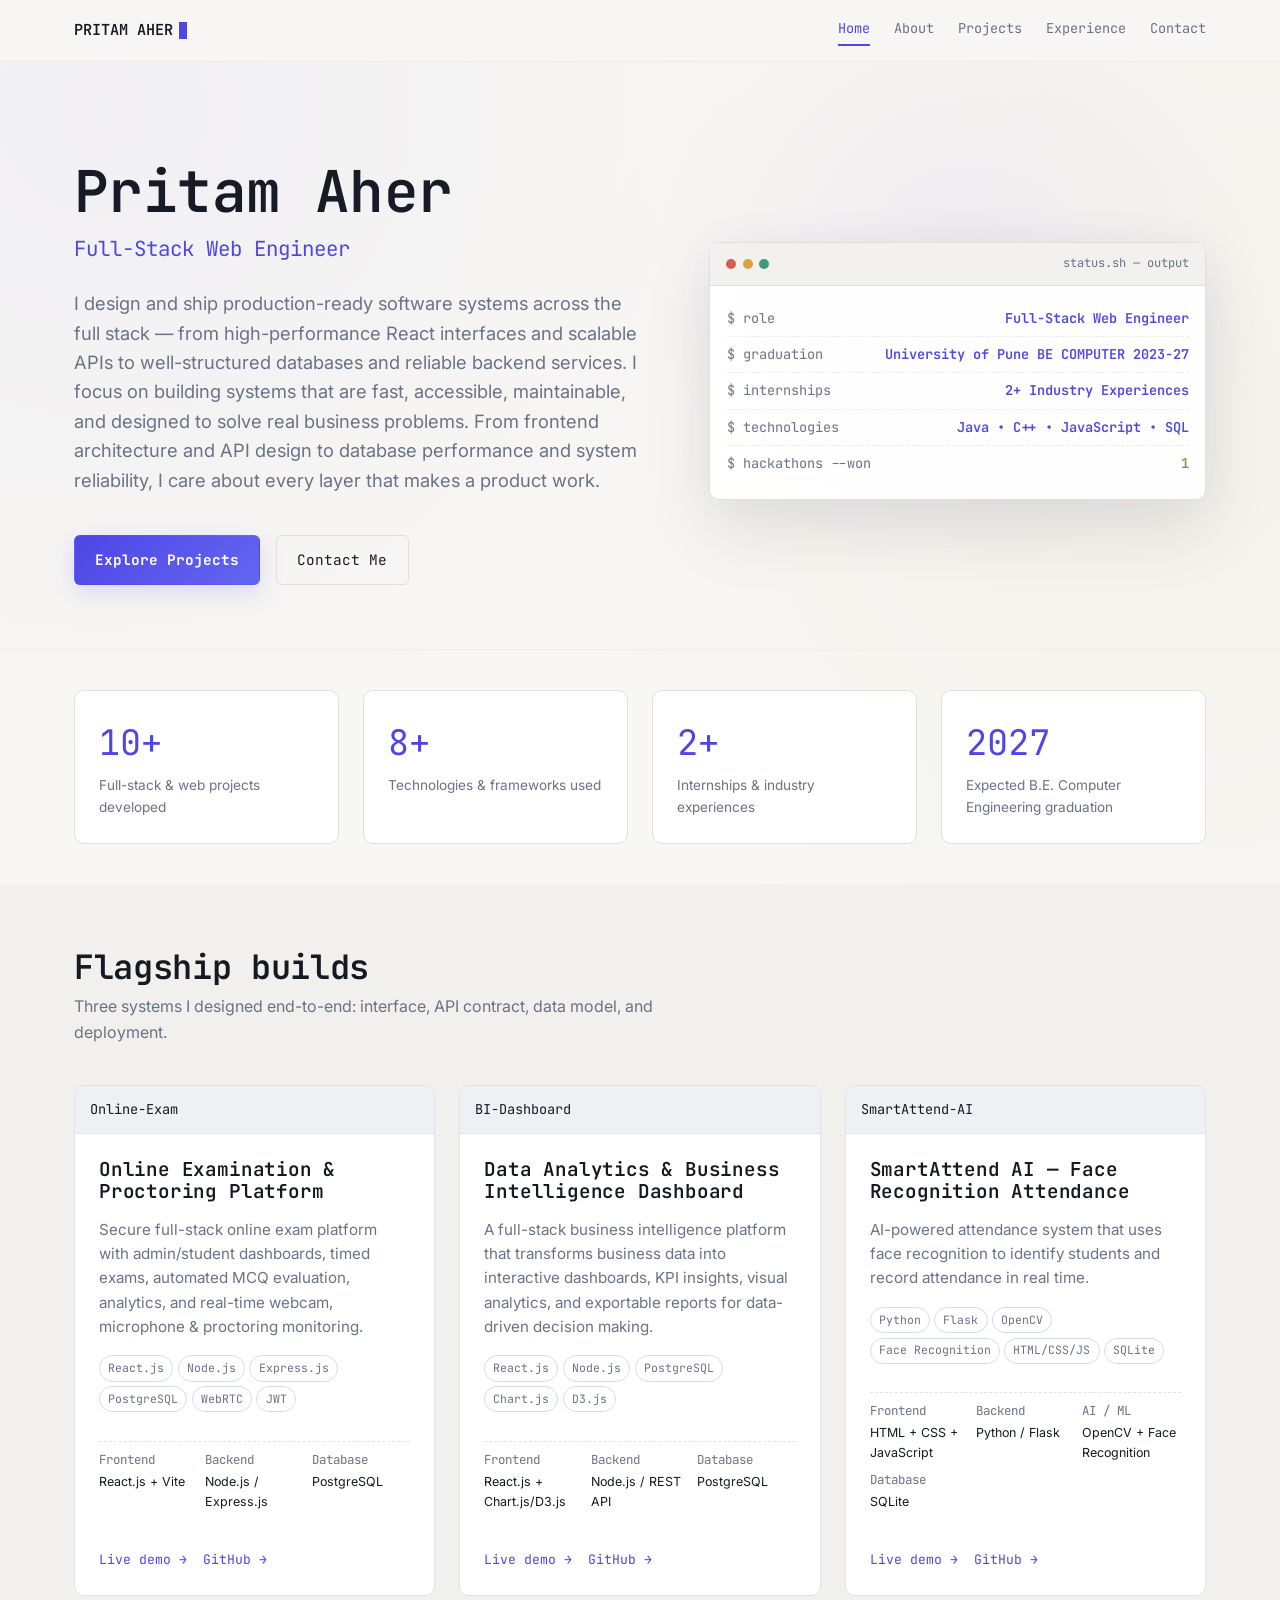
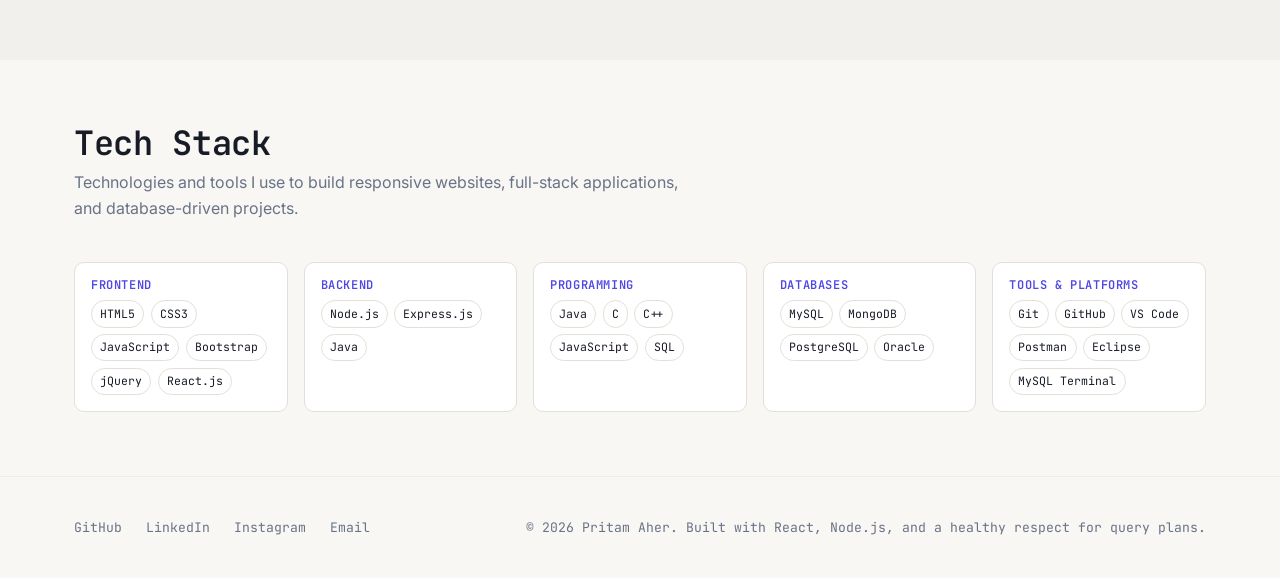
<file: index.html>
<!DOCTYPE html>
<html lang="en">
  <head>
    <meta charset="UTF-8">
    <meta name="viewport" content="width=device-width, initial-scale=1.0">
    <title>PRITAM AHER, Full-Stack Web Engineer</title>
    <meta name="description"
      content="Jordan Cole is a full-stack web engineer building end-to-end systems — React/Next.js front ends, Node.js APIs, and cloud infrastructure on AWS/Vercel.">
    <link rel="preconnect" href="https://fonts.googleapis.com">
    <link rel="preconnect" href="https://fonts.gstatic.com" crossorigin>
    <link
      href="https://fonts.googleapis.com/css2?family=Inter:wght@400;500;600&family=JetBrains+Mono:wght@400;500;600;700&display=swap"
      rel="stylesheet">
    <link rel="stylesheet" href="style.css">
  </head>
  <body>
    <a class="skip-link" href="#main">Skip to content</a>

    <header class="route-bar">
      <div class="route-bar__inner">
        <div class="route-bar__path">
          <span class="route-bar__domain">PRITAM AHER</span>
          <span class="route-bar__cursor" aria-hidden="true"></span>
        </div>
        <button class="nav-toggle" aria-expanded="false"
          aria-controls="primary-nav">
          Menu <span aria-hidden="true">▾</span>
        </button>
        <nav class="route-nav" id="primary-nav" aria-label="Primary">
          <a href="index.html" aria-current="page">Home</a>
          <a href="about.html">About</a>
          <a href="projects.html">Projects</a>
          <a href="experience.html">Experience</a>
          <a href="contact.html">Contact</a>
        </nav>
      </div>
    </header>

    <main id="main">

      <!-- ================= HERO ================= -->
      <section class="hero">
        <div class="container hero__grid">
          <div>
            <!-- <p class="eyebrow">status: available for full-stack roles</p> -->
            <h1 class="hero__name">Pritam Aher</h1>
            <p class="hero__role">Full-Stack Web Engineer</p>
            <p class="hero__pitch">
              I design and ship production-ready software systems across the full stack — from high-performance React interfaces and scalable APIs to well-structured databases and reliable backend services. I focus on building systems that are fast, accessible, maintainable, and designed to solve real business problems. From frontend architecture and API design to database performance and system reliability, I care about every layer that makes a product work.

            </p>
            <div class="cta-row">
              <a class="btn btn--primary" href="projects.html">Explore
                Projects</a>
              <a class="btn btn--ghost" href="contact.html">Contact Me</a>
            </div>
          </div>

          <div class="console reveal" aria-label="System status summary">
            <div class="console__bar">
              <span class="console__dot"></span>
              <span class="console__dot"></span>
              <span class="console__dot"></span>
              <span class="console__title">status.sh — output</span>
            </div>
            <div class="console__body">
              <div class="console__line"><span class="console__key">$
                  role</span><span class="console__val">Full-Stack Web
                  Engineer</span></div>
              <div class="console__line"><span class="console__key">$
                  graduation</span><span class="console__val">University of Pune
                  BE COMPUTER 2023-27</span></div>
              <div class="console__line"><span class="console__key">$
                  internships</span><span class="console__val">2+ Industry
                  Experiences</span></div>
              <div class="console__line"><span class="console__key">$
                  technologies</span><span class="console__val">Java • C++ •
                  JavaScript • SQL</span></div>
              <div class="console__line"><span class="console__key">$ hackathons
                  --won</span><span
                  class="console__val console__val--alert">1</span></div>
            </div>
          </div>
        </div>
      </section>

      <!-- ================= QUICK STATS ================= -->
      <section class="section section--tight">
        <div class="container">
          <div class="metrics">

            <div class="metric reveal">
              <div class="metric__value">10+</div>
              <div class="metric__label">
                Full-stack &amp; web projects developed
              </div>
            </div>

            <div class="metric reveal">
              <div class="metric__value">8+</div>
              <div class="metric__label">
                Technologies &amp; frameworks used
              </div>
            </div>

            <div class="metric reveal">
              <div class="metric__value">2+</div>
              <div class="metric__label">
                Internships &amp; industry experiences
              </div>
            </div>

            <div class="metric reveal">
              <div class="metric__value">2027</div>
              <div class="metric__label">
                Expected B.E. Computer Engineering graduation
              </div>
            </div>

          </div>
        </div>
      </section>

      <!-- ================= FEATURED PROJECTS ================= -->
      <section class="section section--light" id="projects"
        aria-labelledby="featured-heading">
        <div class="container">
          <div class="section-head">
            <!-- <p class="eyebrow">GET /projects?featured=true</p> -->
            <h2 id="featured-heading">Flagship builds</h2>
            <p>Three systems I designed end-to-end: interface, API contract,
              data model, and deployment.</p>
          </div>

          <div class="card-grid">

            <article class="rr-card reveal">
              <div class="rr-card__request">
                <!-- <span class="method method--get">GET</span> -->
                <span class="rr-card__route">Online-Exam</span>
                <!-- <span class="rr-card__status">200 OK</span> -->
                <!-- <span class="rr-card__latency">118ms</span> -->
              </div>

              <div class="rr-card__body">
                <h3 class="rr-card__title">
                  Online Examination &amp; Proctoring Platform
                </h3>

                <p class="rr-card__desc">
                  Secure full-stack online exam platform with admin/student
                  dashboards, timed exams, automated MCQ evaluation, analytics,
                  and real-time webcam, microphone & proctoring monitoring.
                </p>

                <div class="stack-line">
                  <span class="stack-pill">React.js</span>
                  <span class="stack-pill">Node.js</span>
                  <span class="stack-pill">Express.js</span>
                  <span class="stack-pill">PostgreSQL</span>
                  <span class="stack-pill">WebRTC</span>
                  <span class="stack-pill">JWT</span>
                </div>

                <dl class="rr-card__meta">
                  <div>
                    <dt>Frontend</dt>
                    <dd>React.js + Vite</dd>
                  </div>

                  <div>
                    <dt>Backend</dt>
                    <dd>Node.js / Express.js</dd>
                  </div>

                  <div>
                    <dt>Database</dt>
                    <dd>PostgreSQL</dd>
                  </div>

                </dl>

                <div class="rr-card__links">
                  <a href="#"
                    aria-label="Online Examination Platform live demo">
                    Live demo →
                  </a>

                  <a href="#"
                    aria-label="Online Examination Platform source on GitHub">
                    GitHub →
                  </a>
                </div>
              </div>
            </article>

            <article class="rr-card reveal">
              <div class="rr-card__request">
                <!-- <span class="method method--get">GET</span> -->
                <span class="rr-card__route">BI-Dashboard</span>
                <!-- <span class="rr-card__status">200 OK</span> -->
                <!-- <span class="rr-card__latency">108ms</span> -->
              </div>

              <div class="rr-card__body">
                <h3 class="rr-card__title">
                  Data Analytics & Business Intelligence Dashboard
                </h3>

                <p class="rr-card__desc">
                  A full-stack business intelligence platform that transforms
                  business
                  data into interactive dashboards, KPI insights, visual
                  analytics, and
                  exportable reports for data-driven decision making.
                </p>

                <div class="stack-line">
                  <span class="stack-pill">React.js</span>
                  <span class="stack-pill">Node.js</span>
                  <span class="stack-pill">PostgreSQL</span>
                  <span class="stack-pill">Chart.js</span>
                  <span class="stack-pill">D3.js</span>
                </div>

                <dl class="rr-card__meta">
                  <div>
                    <dt>Frontend</dt>
                    <dd>React.js + Chart.js/D3.js</dd>
                  </div>
                  <div>
                    <dt>Backend</dt>
                    <dd>Node.js / REST API</dd>
                  </div>
                  <div>
                    <dt>Database</dt>
                    <dd>PostgreSQL</dd>
                  </div>
                </dl>

                <div class="rr-card__links">
                  <a href="#"
                    aria-label="Business Intelligence Dashboard live demo">
                    Live demo →
                  </a>
                  <a href="#"
                    aria-label="Business Intelligence Dashboard source on GitHub">
                    GitHub →
                  </a>
                </div>
              </div>
            </article>

            <article class="rr-card reveal">
              <div class="rr-card__request">
                <!-- <span class="method method--post">POST</span> -->
                <span class="rr-card__route">SmartAttend-AI</span>
                <!-- <span class="rr-card__status">200 OK</span> -->
                <!-- <span class="rr-card__latency">Real-Time</span> -->
              </div>

              <div class="rr-card__body">
                <h3 class="rr-card__title">SmartAttend AI — Face Recognition
                  Attendance</h3>

                <p class="rr-card__desc">
                  AI-powered attendance system that uses face recognition to
                  identify students and record attendance in real time.
                </p>

                <div class="stack-line">
                  <span class="stack-pill">Python</span>
                  <span class="stack-pill">Flask</span>
                  <span class="stack-pill">OpenCV</span>
                  <span class="stack-pill">Face Recognition</span>
                  <span class="stack-pill">HTML/CSS/JS</span>
                  <span class="stack-pill">SQLite</span>
                </div>

                <dl class="rr-card__meta">
                  <div>
                    <dt>Frontend</dt>
                    <dd>HTML + CSS + JavaScript</dd>
                  </div>

                  <div>
                    <dt>Backend</dt>
                    <dd>Python / Flask</dd>
                  </div>

                  <div>
                    <dt>AI / ML</dt>
                    <dd>OpenCV + Face Recognition</dd>
                  </div>

                  <div>
                    <dt>Database</dt>
                    <dd>SQLite</dd>
                  </div>
                </dl>

                <div class="rr-card__links">
                  <a href="#" aria-label="SmartAttend AI live demo">Live demo
                    →</a>
                  <a href="#"
                    aria-label="SmartAttend AI source on GitHub">GitHub →</a>
                </div>
              </div>
            </article>

          </div>
        </div>
      </section>

      <!-- ================= TECH STACK GRID ================= -->
<section class="section" aria-labelledby="stack-heading">
  <div class="container">
    <div class="section-head">
      <h2 id="stack-heading">Tech Stack</h2>
      <p>
        Technologies and tools I use to build responsive websites,
        full-stack applications, and database-driven projects.
      </p>
    </div>

    <div class="stack-grid">

      <div class="stack-group reveal">
        <h3 class="stack-group__title">Frontend</h3>
        <div class="stack-group__badges">
          <span class="badge">HTML5</span>
          <span class="badge">CSS3</span>
          <span class="badge">JavaScript</span>
          <span class="badge">Bootstrap</span>
          <span class="badge">jQuery</span>
          <span class="badge">React.js</span>
        </div>
      </div>

      <div class="stack-group reveal">
        <h3 class="stack-group__title">Backend</h3>
        <div class="stack-group__badges">
          <span class="badge">Node.js</span>
          <span class="badge">Express.js</span>
          <span class="badge">Java</span>
          
        </div>
      </div>

      <div class="stack-group reveal">
        <h3 class="stack-group__title">Programming</h3>
        <div class="stack-group__badges">
          <span class="badge">Java</span>
          <span class="badge">C</span>
          <span class="badge">C++</span>
          <span class="badge">JavaScript</span>
          <span class="badge">SQL</span>
        </div>
      </div>

      <div class="stack-group reveal">
        <h3 class="stack-group__title">Databases</h3>
        <div class="stack-group__badges">
          <span class="badge">MySQL</span>
          <span class="badge">MongoDB</span>
          <span class="badge">PostgreSQL</span>
          <span class="badge">Oracle</span>
        </div>
      </div>

      <div class="stack-group reveal">
        <h3 class="stack-group__title">Tools &amp; Platforms</h3>
        <div class="stack-group__badges">
          <span class="badge">Git</span>
          <span class="badge">GitHub</span>
          <span class="badge">VS Code</span>
          <span class="badge">Postman</span>
          <span class="badge">Eclipse</span>
          <span class="badge">MySQL Terminal</span>
        </div>
      </div>
    </div>
  </div>
</section>

    </main>

    <footer class="site-footer">
      <div class="container site-footer__inner">
        <nav class="footer-links" aria-label="Developer profiles">
          <a href="https://github.com/pritam-aher" target="_blank"
            rel="noopener noreferrer">GitHub</a>
          <a
            href="https://www.linkedin.com/in/er-pritam-aher-7363b3321/?lipi=urn%3Ali%3Apage%3Ad_flagship3_profile_view_base_contact_details%3BmIf78d3MQzKwVV0WLGv3VQ%3D%3D"
            target="_blank" rel="noopener noreferrer">LinkedIn</a>
          <a href="https://www.instagram.com/pritam_.985?igsi=d3JnZ2twcmRlYnBn"
            target="_blank" rel="noopener noreferrer">Instagram</a>
          <a href="mailto:pritamaher2005@gmail.com">Email</a>
        </nav>
        <p>© 2026 Pritam Aher. Built with React, Node.js, and a healthy respect
          for query plans.</p>
      </div>
    </footer>

    <script src="main.js"></script>
  </body>
</html>
</file>
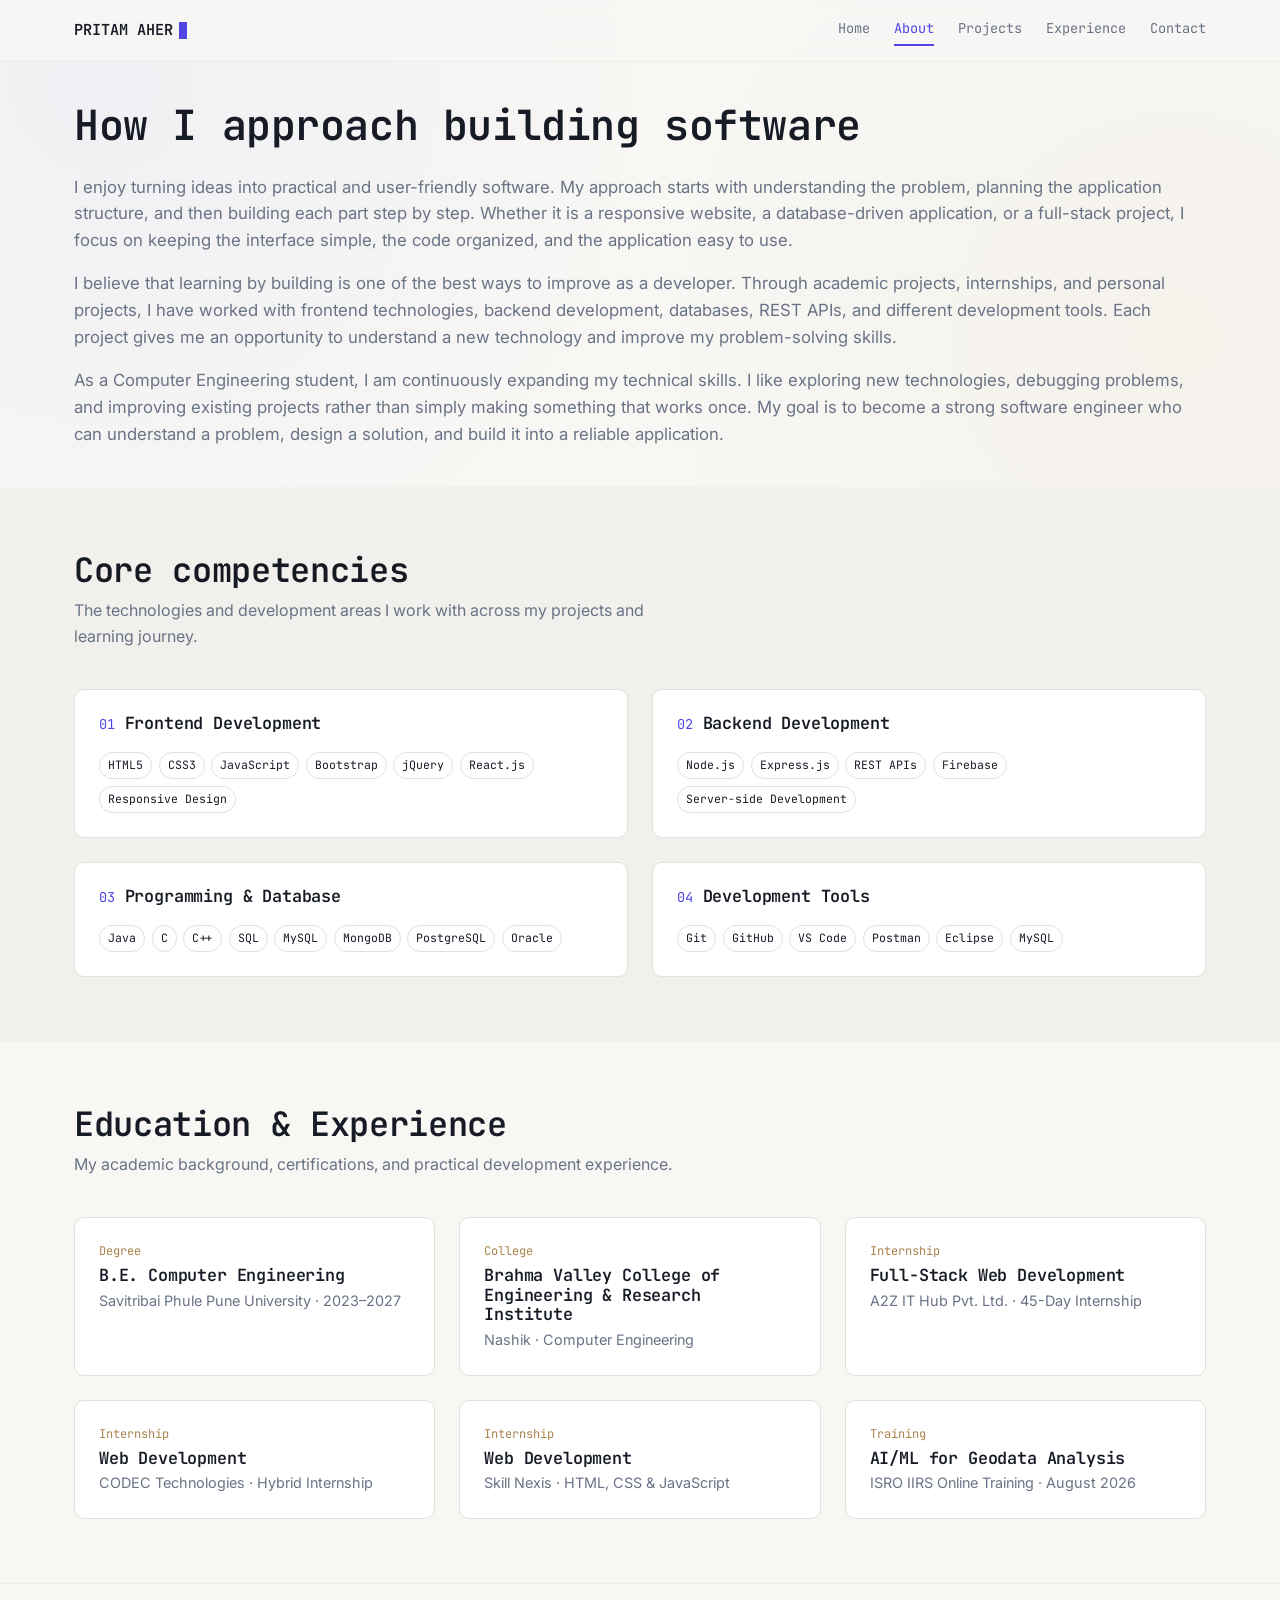
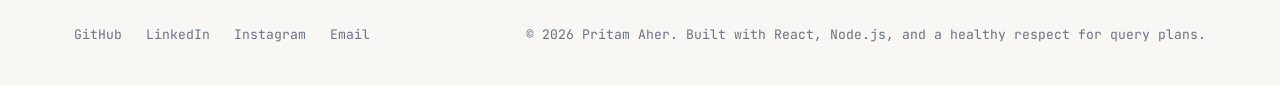
<file: about.html>
<!DOCTYPE html>
<html lang="en">
<head>
  <meta charset="UTF-8">
  <meta name="viewport" content="width=device-width, initial-scale=1.0">
  <title>Pritam Aher, Full-Stack Web Engineer</title>
  <meta name="description" content="Engineering philosophy, core competencies, and background of Jordan Cole, a full-stack web engineer.">
  <link rel="preconnect" href="https://fonts.googleapis.com">
  <link rel="preconnect" href="https://fonts.gstatic.com" crossorigin>
  <link href="https://fonts.googleapis.com/css2?family=Inter:wght@400;500;600&family=JetBrains+Mono:wght@400;500;600;700&display=swap" rel="stylesheet">

  <link rel="stylesheet" href="style.css">

</head>
<body>
  <a class="skip-link" href="#main">Skip to content</a>

  <header class="route-bar">
    <div class="route-bar__inner">
      <div class="route-bar__path">
        <span class="route-bar__domain">PRITAM AHER</span>
        <span class="route-bar__cursor" aria-hidden="true"></span>
      </div>
      <button class="nav-toggle" aria-expanded="false" aria-controls="primary-nav">
        Menu <span aria-hidden="true">▾</span>
      </button>
      <nav class="route-nav" id="primary-nav" aria-label="Primary">
        <a href="index.html">Home</a>
        <a href="about.html" aria-current="page">About</a>
        <a href="projects.html">Projects</a>
        <a href="experience.html">Experience</a>
        <a href="contact.html">Contact</a>
      </nav>
    </div>
  </header>

  <main id="main">

  <!-- ================= NARRATIVE ================= -->
  <section class="section section--tight">
    <div class="container">
      <h1 style="font-size:clamp(2rem,4vw,2.6rem); margin-bottom:1.5rem;">
        How I approach building software
      </h1>

      <div class="narrative">
        <p>
          I enjoy turning ideas into practical and user-friendly software.
          My approach starts with understanding the problem, planning the
          application structure, and then building each part step by step.
          Whether it is a responsive website, a database-driven application,
          or a full-stack project, I focus on keeping the interface simple,
          the code organized, and the application easy to use.
        </p>

        <p>
          I believe that learning by building is one of the best ways to
          improve as a developer. Through academic projects, internships,
          and personal projects, I have worked with frontend technologies,
          backend development, databases, REST APIs, and different
          development tools. Each project gives me an opportunity to
          understand a new technology and improve my problem-solving skills.
        </p>

        <p>
          As a Computer Engineering student, I am continuously expanding
          my technical skills. I like exploring new technologies, debugging
          problems, and improving existing projects rather than simply
          making something that works once. My goal is to become a strong
          software engineer who can understand a problem, design a solution,
          and build it into a reliable application.
        </p>
      </div>
    </div>
  </section>


  <!-- ================= CORE COMPETENCIES ================= -->
  <section class="section section--light" aria-labelledby="competencies-heading">
    <div class="container">

      <div class="section-head">
        <h2 id="competencies-heading">Core competencies</h2>
        <p>
          The technologies and development areas I work with across my
          projects and learning journey.
        </p>
      </div>

      <div class="competency-grid">

        <div class="competency reveal">
          <div class="competency__head">
            <span class="competency__index">01</span>
            <h3 class="competency__title">Frontend Development</h3>
          </div>

          <div class="competency__list">
            <span class="badge">HTML5</span>
            <span class="badge">CSS3</span>
            <span class="badge">JavaScript</span>
            <span class="badge">Bootstrap</span>
            <span class="badge">jQuery</span>
            <span class="badge">React.js</span>
            <span class="badge">Responsive Design</span>
          </div>
        </div>


        <div class="competency reveal">
          <div class="competency__head">
            <span class="competency__index">02</span>
            <h3 class="competency__title">Backend Development</h3>
          </div>

          <div class="competency__list">
            <span class="badge">Node.js</span>
            <span class="badge">Express.js</span>
            <span class="badge">REST APIs</span>
            <span class="badge">Firebase</span>
            <span class="badge">Server-side Development</span>
          </div>
        </div>


        <div class="competency reveal">
          <div class="competency__head">
            <span class="competency__index">03</span>
            <h3 class="competency__title">Programming &amp; Database</h3>
          </div>

          <div class="competency__list">
            <span class="badge">Java</span>
            <span class="badge">C</span>
            <span class="badge">C++</span>
            <span class="badge">SQL</span>
            <span class="badge">MySQL</span>
            <span class="badge">MongoDB</span>
            <span class="badge">PostgreSQL</span>
            <span class="badge">Oracle</span>
          </div>
        </div>


        <div class="competency reveal">
          <div class="competency__head">
            <span class="competency__index">04</span>
            <h3 class="competency__title">Development Tools</h3>
          </div>

          <div class="competency__list">
            <span class="badge">Git</span>
            <span class="badge">GitHub</span>
            <span class="badge">VS Code</span>
            <span class="badge">Postman</span>
            <span class="badge">Eclipse</span>
            <span class="badge">MySQL</span>
          </div>
        </div>

      </div>
    </div>
  </section>


  <!-- ================= EDUCATION & CREDENTIALS ================= -->
  <section class="section" aria-labelledby="education-heading">
    <div class="container">

      <div class="section-head">
        <h2 id="education-heading">Education &amp; Experience</h2>
        <p>
          My academic background, certifications, and practical
          development experience.
        </p>
      </div>

      <div class="credential-grid">

        <div class="credential reveal">
          <p class="credential__label">Degree</p>
          <h3 class="credential__title">
            B.E. Computer Engineering
          </h3>
          <p class="credential__meta">
            Savitribai Phule Pune University · 2023–2027
          </p>
        </div>


        <div class="credential reveal">
          <p class="credential__label">College</p>
          <h3 class="credential__title">
            Brahma Valley College of Engineering &amp; Research Institute
          </h3>
          <p class="credential__meta">
            Nashik · Computer Engineering
          </p>
        </div>


        <div class="credential reveal">
          <p class="credential__label">Internship</p>
          <h3 class="credential__title">
            Full-Stack Web Development
          </h3>
          <p class="credential__meta">
            A2Z IT Hub Pvt. Ltd. · 45-Day Internship
          </p>
        </div>


        <div class="credential reveal">
          <p class="credential__label">Internship</p>
          <h3 class="credential__title">
            Web Development
          </h3>
          <p class="credential__meta">
            CODEC Technologies · Hybrid Internship
          </p>
        </div>


        <div class="credential reveal">
          <p class="credential__label">Internship</p>
          <h3 class="credential__title">
            Web Development
          </h3>
          <p class="credential__meta">
            Skill Nexis · HTML, CSS &amp; JavaScript
          </p>
        </div>


        <div class="credential reveal">
          <p class="credential__label">Training</p>
          <h3 class="credential__title">
            AI/ML for Geodata Analysis
          </h3>
          <p class="credential__meta">
            ISRO IIRS Online Training · August 2026
          </p>
        </div>

      </div>
    </div>
  </section>

</main>

  <footer class="site-footer">
    <div class="container site-footer__inner">
      <nav class="footer-links" aria-label="Developer profiles">
        <a href="https://github.com/pritam-aher" target="_blank" rel="noopener noreferrer">GitHub</a>
        <a href="https://www.linkedin.com/in/er-pritam-aher-7363b3321/?lipi=urn%3Ali%3Apage%3Ad_flagship3_profile_view_base_contact_details%3BmIf78d3MQzKwVV0WLGv3VQ%3D%3D" target="_blank" rel="noopener noreferrer">LinkedIn</a>
        <a href="https://www.instagram.com/pritam_.985?igsi=d3JnZ2twcmRlYnBn" target="_blank" rel="noopener noreferrer">Instagram</a>
        <a href="mailto:pritamaher2005@gmail.com">Email</a>
      </nav>
      <p>© 2026 Pritam Aher. Built with React, Node.js, and a healthy respect for query plans.</p>
    </div>
  </footer>

  <script src="main.js"></script>
</body>
</html>
</file>
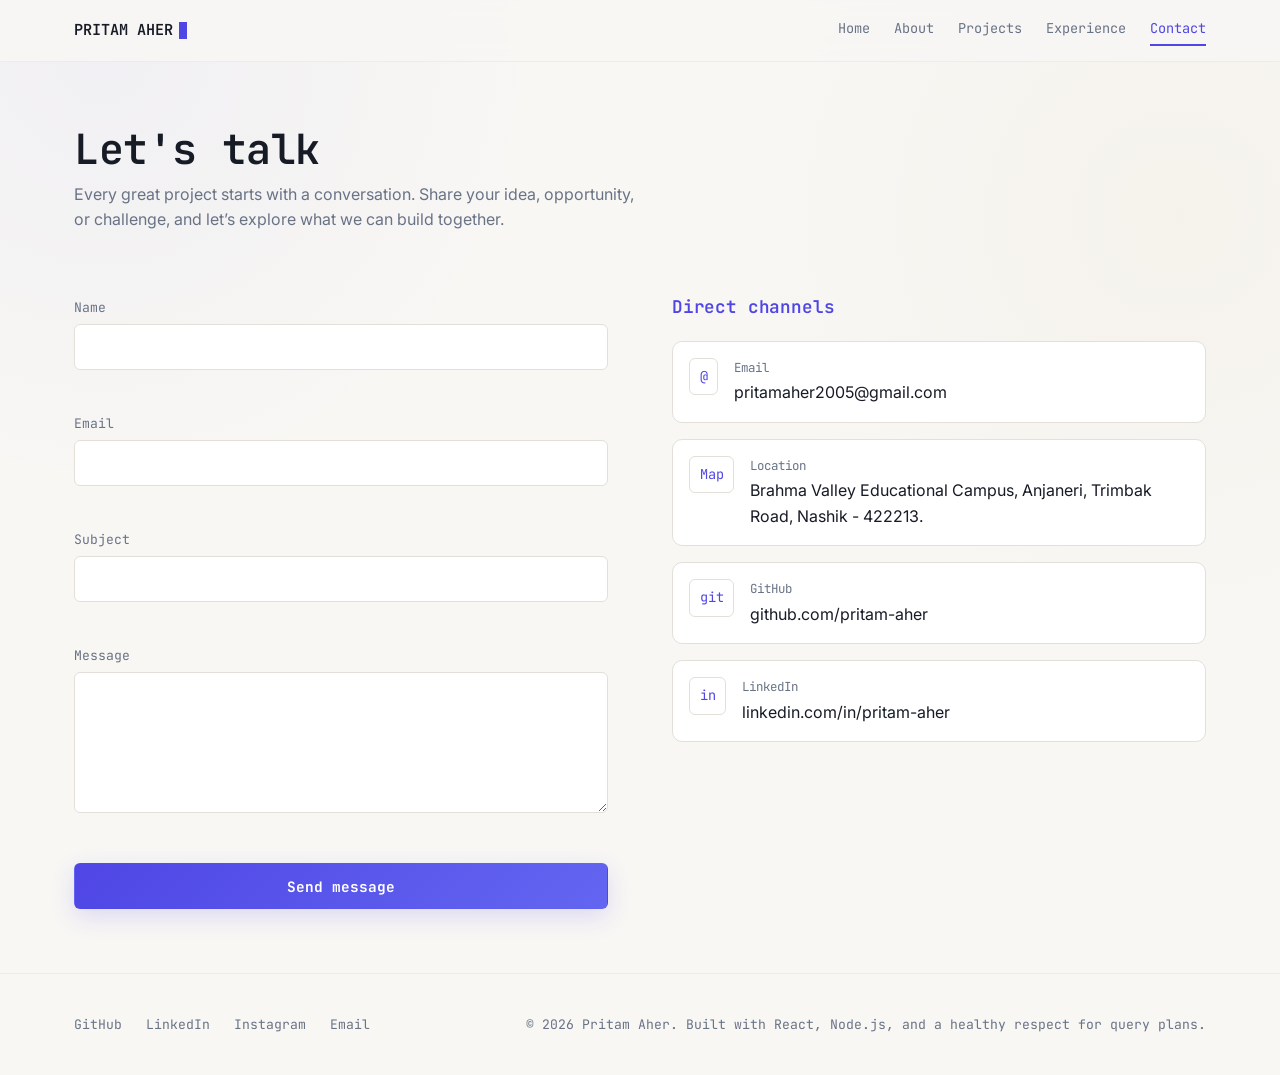
<file: contact.html>
<!DOCTYPE html>
<html lang="en">
  <head>
    <meta charset="UTF-8">
    <meta name="viewport" content="width=device-width, initial-scale=1.0">
    <title> PRITAM AHER - Contact, Full-Stack Web Engineer</title>
    <meta name="description"
      content="Get in touch with Jordan Cole about full-stack engineering roles, freelance projects, or collaboration.">
    <link rel="preconnect" href="https://fonts.googleapis.com">
    <link rel="preconnect" href="https://fonts.gstatic.com" crossorigin>
    <link
      href="https://fonts.googleapis.com/css2?family=Inter:wght@400;500;600&family=JetBrains+Mono:wght@400;500;600;700&display=swap"
      rel="stylesheet">
    <link rel="stylesheet" href="style.css">
  </head>
  <body>
    <a class="skip-link" href="#main">Skip to content</a>

    <header class="route-bar">
      <div class="route-bar__inner">
        <div class="route-bar__path">
          <span class="route-bar__domain">PRITAM AHER</span>
          <span class="route-bar__cursor" aria-hidden="true"></span>
        </div>
        <button class="nav-toggle" aria-expanded="false"
          aria-controls="primary-nav">
          Menu <span aria-hidden="true">▾</span>
        </button>
        <nav class="route-nav" id="primary-nav" aria-label="Primary">
          <a href="index.html">Home</a>
          <a href="about.html">About</a>
          <a href="projects.html">Projects</a>
          <a href="experience.html">Experience</a>
          <a href="contact.html" aria-current="page">Contact</a>
        </nav>
      </div>
    </header>

    <main id="main">
      <section class="section">
        <div class="container">
          <!-- <p class="eyebrow">POST /contact</p> -->
          <h1
            style="font-size:clamp(2rem,4vw,2.6rem); margin-bottom:0.5rem;">Let's
            talk</h1>
          <p
            style="color:var(--text-mid); max-width:56ch; margin-bottom:var(--space-6);">
            Every great project starts with a conversation. Share your idea,
            opportunity, or challenge, and let’s explore what we can build
            together.
          </p>

          <div class="contact-grid">

            <!-- ================= FORM ================= -->
            <form id="contact-form" novalidate>
              <div class="form-field">
                <label for="name">Name</label>
                <input type="text" id="name" name="name" autocomplete="name"
                  required
                  aria-describedby="name-error">
                <p id="name-error" class="form-field__error" role="alert"></p>
              </div>

              <div class="form-field">
                <label for="email">Email</label>
                <input type="email" id="email" name="email" autocomplete="email"
                  required
                  aria-describedby="email-error">
                <p id="email-error" class="form-field__error" role="alert"></p>
              </div>

              <div class="form-field">
                <label for="subject">Subject</label>
                <input type="text" id="subject" name="subject" required
                  aria-describedby="subject-error">
                <p id="subject-error" class="form-field__error"
                  role="alert"></p>
              </div>

              <div class="form-field">
                <label for="message">Message</label>
                <textarea id="message" name="message" rows="6" required
                  aria-describedby="message-error"></textarea>
                <p id="message-error" class="form-field__error"
                  role="alert"></p>
              </div>

              <button type="submit" class="btn btn--primary btn--block">Send
                message</button>
              <p id="form-status" class="form-status" role="status"
                aria-live="polite"></p>
            </form>

            <!-- ================= DIRECT CHANNELS ================= -->
            <div>
              <h2
                style="font-size:1.1rem; font-family:var(--font-mono); color:var(--signal); margin-bottom:var(--space-4);">Direct
                channels</h2>
              <div class="channel-list">
                <div class="channel">
                  <span class="channel__icon" aria-hidden="true">@</span>
                  <div>
                    <p class="channel__label">Email</p>
                    <p class="channel__value"><a
                        href="mailto:jordan@jordancole.dev">pritamaher2005@gmail.com</a></p>
                  </div>
                </div>
                <div class="channel">
                  <span class="channel__icon" aria-hidden="true">Map</span>
                  <div>
                    <p class="channel__label">Location</p>
                    <p class="channel__value">Brahma Valley Educational Campus,
                      Anjaneri, Trimbak Road, Nashik - 422213.</p>
                  </div>
                </div>
                <div class="channel">
                  <span class="channel__icon" aria-hidden="true">git</span>
                  <div>
                    <p class="channel__label">GitHub</p>
                    <p class="channel__value"><a
                        href="https://github.com/pritam-aher" target="_blank"
                        rel="noopener noreferrer">github.com/pritam-aher</a></p>
                  </div>
                </div>
                <div class="channel">
                  <span class="channel__icon" aria-hidden="true">in</span>
                  <div>
                    <p class="channel__label">LinkedIn</p>
                    <p class="channel__value"><a
                        href="https://www.linkedin.com/in/er-pritam-aher-7363b3321/?lipi=urn%3Ali%3Apage%3Ad_flagship3_profile_view_base_contact_details%3BmIf78d3MQzKwVV0WLGv3VQ%3D%3D"
                        target="_blank"
                        rel="noopener noreferrer">linkedin.com/in/pritam-aher</a></p>
                  </div>
                </div>
              </div>
            </div>

          </div>
        </div>
      </section>
    </main>

    <footer class="site-footer">
      <div class="container site-footer__inner">
        <nav class="footer-links" aria-label="Developer profiles">
          <a href="https://github.com/pritam-aher" target="_blank"
            rel="noopener noreferrer">GitHub</a>
          <a
            href="https://www.linkedin.com/in/er-pritam-aher-7363b3321/?lipi=urn%3Ali%3Apage%3Ad_flagship3_profile_view_base_contact_details%3BmIf78d3MQzKwVV0WLGv3VQ%3D%3D"
            target="_blank" rel="noopener noreferrer">LinkedIn</a>
          <a href="https://www.instagram.com/pritam_.985?igsi=d3JnZ2twcmRlYnBn"
            target="_blank" rel="noopener noreferrer">Instagram</a>
          <a href="mailto:pritamaher2005@gmail.com">Email</a>
        </nav>
        <p>© 2026 Pritam Aher. Built with React, Node.js, and a healthy respect
          for query plans.</p>
      </div>
    </footer>

    <script src="main.js"></script>
  </body>
</html>
</file>
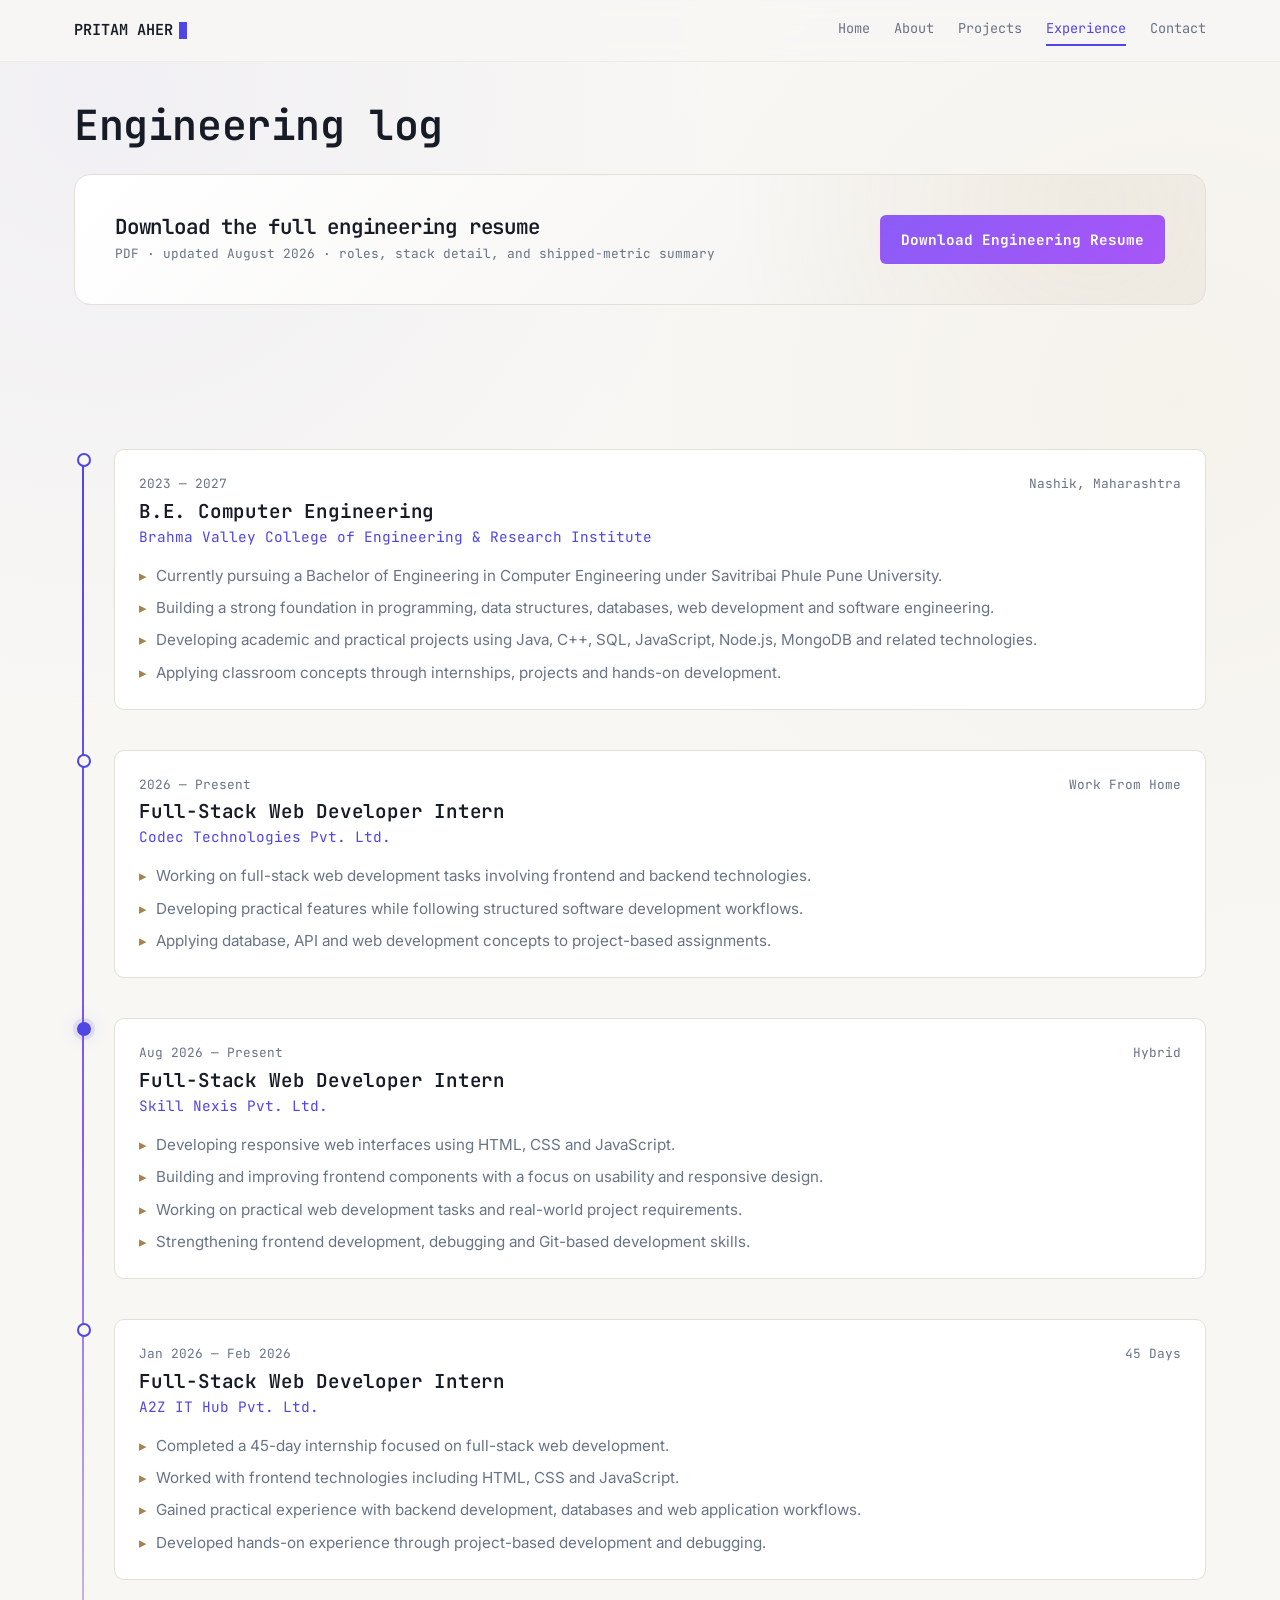
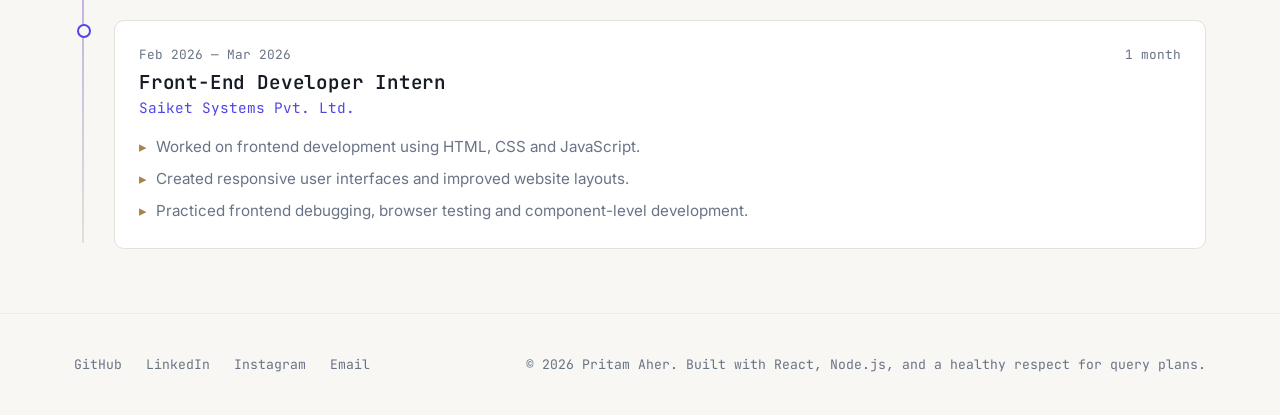
<file: experience.html>
<!DOCTYPE html>
<html lang="en">
<head>
  <meta charset="UTF-8">
  <meta name="viewport" content="width=device-width, initial-scale=1.0">
  <title>PRITAM AHER-Experience, Full-Stack Web Engineer</title>
  <meta name="description" content="Engineering timeline, production releases, and downloadable resume for Jordan Cole, full-stack web engineer.">
  <link rel="preconnect" href="https://fonts.googleapis.com">
  <link rel="preconnect" href="https://fonts.gstatic.com" crossorigin>
  <link href="https://fonts.googleapis.com/css2?family=Inter:wght@400;500;600&family=JetBrains+Mono:wght@400;500;600;700&display=swap" rel="stylesheet">
  <link rel="stylesheet" href="style.css">
</head>
<body>
  <a class="skip-link" href="#main">Skip to content</a>

  <header class="route-bar">
    <div class="route-bar__inner">
      <div class="route-bar__path">
        <span class="route-bar__domain">PRITAM AHER</span>
        <span class="route-bar__cursor" aria-hidden="true"></span>
      </div>
      <button class="nav-toggle" aria-expanded="false" aria-controls="primary-nav">
        Menu <span aria-hidden="true">▾</span>
      </button>
      <nav class="route-nav" id="primary-nav" aria-label="Primary">
        <a href="index.html">Home</a>
        <a href="about.html">About</a>
        <a href="projects.html">Projects</a>
        <a href="experience.html" aria-current="page">Experience</a>
        <a href="contact.html">Contact</a>
      </nav>
    </div>
  </header>

  <main id="main">

    <!-- ================= RESUME CTA ================= -->
    <section class="section section--tight">
      <div class="container">
        <!-- <p class="eyebrow">GET /experience</p> -->
        <h1 style="font-size:clamp(2rem,4vw,2.6rem); margin-bottom:1.5rem;">Engineering log</h1>

        <div class="resume-cta reveal">
          <div>
            <h2 style="font-size:1.3rem;">Download the full engineering resume</h2>
            <p class="resume-cta__meta">PDF · updated August 2026 · roles, stack detail, and shipped-metric summary</p>
          </div>
          <a class="btn btn--alert" href="PRITAM_AHER_CV.pdf" download>Download Engineering Resume</a>
        </div>
      </div>
    </section>

    <!-- ================= TIMELINE ================= -->
<section class="section" aria-labelledby="timeline-heading">
  <div class="container">
    <div class="section-head">
      <h2 id="timeline-heading" class="visually-hidden">Career timeline</h2>
    </div>

    <div class="timeline">

      <!-- Education -->
      <div class="timeline__item">
        <span class="timeline__dot" aria-hidden="true"></span>

        <div class="timeline__card reveal">
          <div class="timeline__meta">
            <span>2023 — 2027</span>
            <span>Nashik, Maharashtra</span>
          </div>

          <h3 class="timeline__role">B.E. Computer Engineering</h3>
          <p class="timeline__org">Brahma Valley College of Engineering & Research Institute</p>

          <ul class="timeline__impact">
            <li>Currently pursuing a Bachelor of Engineering in Computer Engineering under Savitribai Phule Pune University.</li>
            <li>Building a strong foundation in programming, data structures, databases, web development and software engineering.</li>
            <li>Developing academic and practical projects using Java, C++, SQL, JavaScript, Node.js, MongoDB and related technologies.</li>
            <li>Applying classroom concepts through internships, projects and hands-on development.</li>
          </ul>
        </div>
      </div>
      <!-- Current -->

      
      <div class="timeline__item">
        <span class="timeline__dot" aria-hidden="true"></span>

        <div class="timeline__card reveal">
          <div class="timeline__meta">
            <span>2026 — Present</span>
            <span>Work From Home</span>
          </div>

          <h3 class="timeline__role">Full-Stack Web Developer Intern</h3>
          <p class="timeline__org">Codec Technologies Pvt. Ltd.</p>

          <ul class="timeline__impact">
            <li>Working on full-stack web development tasks involving frontend and backend technologies.</li>
            <li>Developing practical features while following structured software development workflows.</li>
            <li>Applying database, API and web development concepts to project-based assignments.</li>
          </ul>
        </div>
      </div>

      <!-- Unified Mentor -->
      <div class="timeline__item timeline__item--current">
        <span class="timeline__dot" aria-hidden="true"></span>

        <div class="timeline__card reveal">
          <div class="timeline__meta">
            <span>Aug 2026 — Present</span>
            <span>Hybrid</span>
          </div>

          <h3 class="timeline__role">Full-Stack Web Developer Intern</h3>
          <p class="timeline__org">Skill Nexis Pvt. Ltd.</p>

          <ul class="timeline__impact">
            <li>Developing responsive web interfaces using HTML, CSS and JavaScript.</li>
            <li>Building and improving frontend components with a focus on usability and responsive design.</li>
            <li>Working on practical web development tasks and real-world project requirements.</li>
            <li>Strengthening frontend development, debugging and Git-based development skills.</li>
          </ul>
        </div>
      </div>


      


      <!-- A2Z -->
      <div class="timeline__item">
        <span class="timeline__dot" aria-hidden="true"></span>

        <div class="timeline__card reveal">
          <div class="timeline__meta">
            <span>Jan 2026 — Feb 2026</span>
            <span>45 Days</span>
          </div>

          <h3 class="timeline__role">Full-Stack Web Developer Intern</h3>
          <p class="timeline__org">A2Z IT Hub Pvt. Ltd.</p>

          <ul class="timeline__impact">
            <li>Completed a 45-day internship focused on full-stack web development.</li>
            <li>Worked with frontend technologies including HTML, CSS and JavaScript.</li>
            <li>Gained practical experience with backend development, databases and web application workflows.</li>
            <li>Developed hands-on experience through project-based development and debugging.</li>
          </ul>
        </div>
      </div>


      <!-- Saiket -->
      <div class="timeline__item">
        <span class="timeline__dot" aria-hidden="true"></span>

        <div class="timeline__card reveal">
          <div class="timeline__meta">
            <span>Feb 2026 — Mar 2026</span>
            <span>1 month</span>
          </div>

          <h3 class="timeline__role">Front-End Developer Intern</h3>
          <p class="timeline__org">Saiket Systems Pvt. Ltd.</p>

          <ul class="timeline__impact">
            <li>Worked on frontend development using HTML, CSS and JavaScript.</li>
            <li>Created responsive user interfaces and improved website layouts.</li>
            <li>Practiced frontend debugging, browser testing and component-level development.</li>
          </ul>
        </div>
      </div>

    </div>
  </div>
</section>

  </main>

  <footer class="site-footer">
    <div class="container site-footer__inner">
      <nav class="footer-links" aria-label="Developer profiles">
        <a href="https://github.com/pritam-aher" target="_blank" rel="noopener noreferrer">GitHub</a>
        <a href="https://www.linkedin.com/in/er-pritam-aher-7363b3321/?lipi=urn%3Ali%3Apage%3Ad_flagship3_profile_view_base_contact_details%3BmIf78d3MQzKwVV0WLGv3VQ%3D%3D" target="_blank" rel="noopener noreferrer">LinkedIn</a>
        <a href="https://www.instagram.com/pritam_.985?igsi=d3JnZ2twcmRlYnBn" target="_blank" rel="noopener noreferrer">Instagram</a>
        <a href="mailto:pritamaher2005@gmail.com">Email</a>
      </nav>
      <p>© 2026 Pritam Aher. Built with React, Node.js, and a healthy respect for query plans.</p>
    </div>
  </footer>

  <script src="main.js"></script>
</body>
</html>
</file>
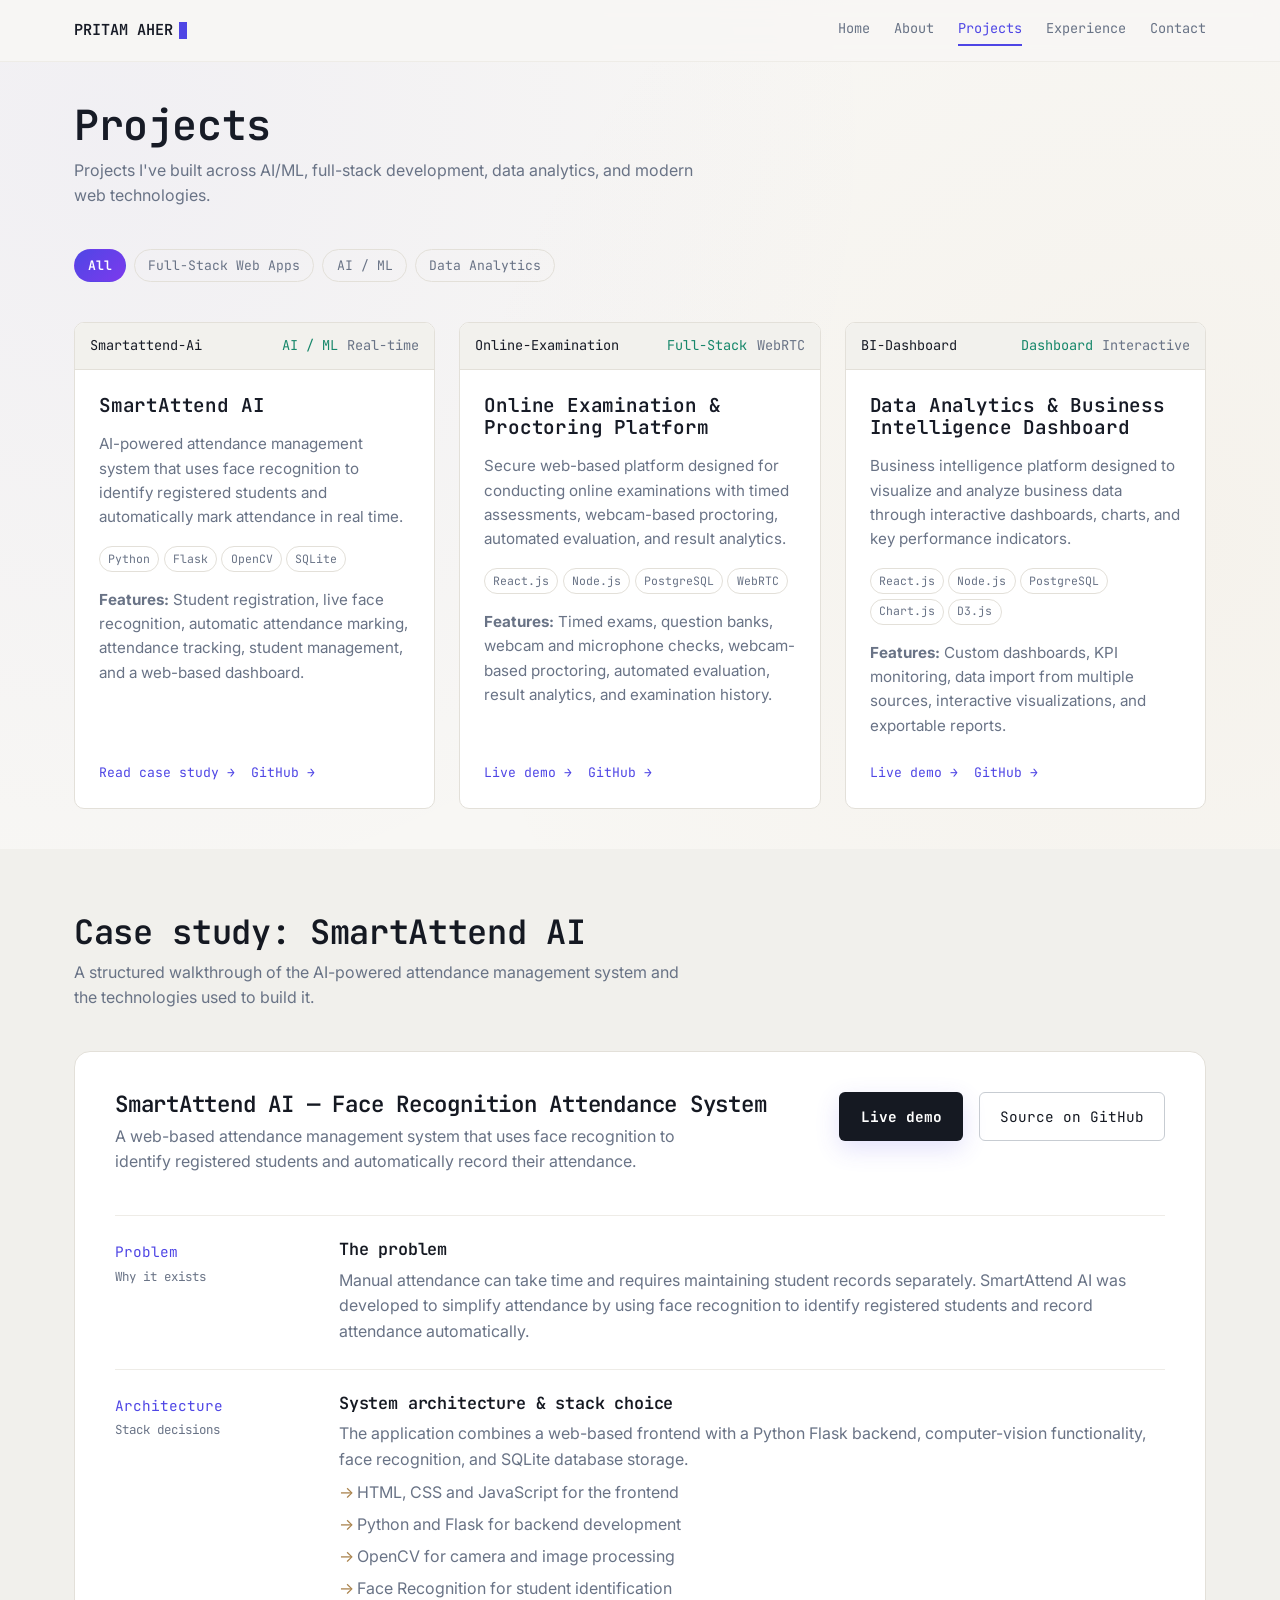
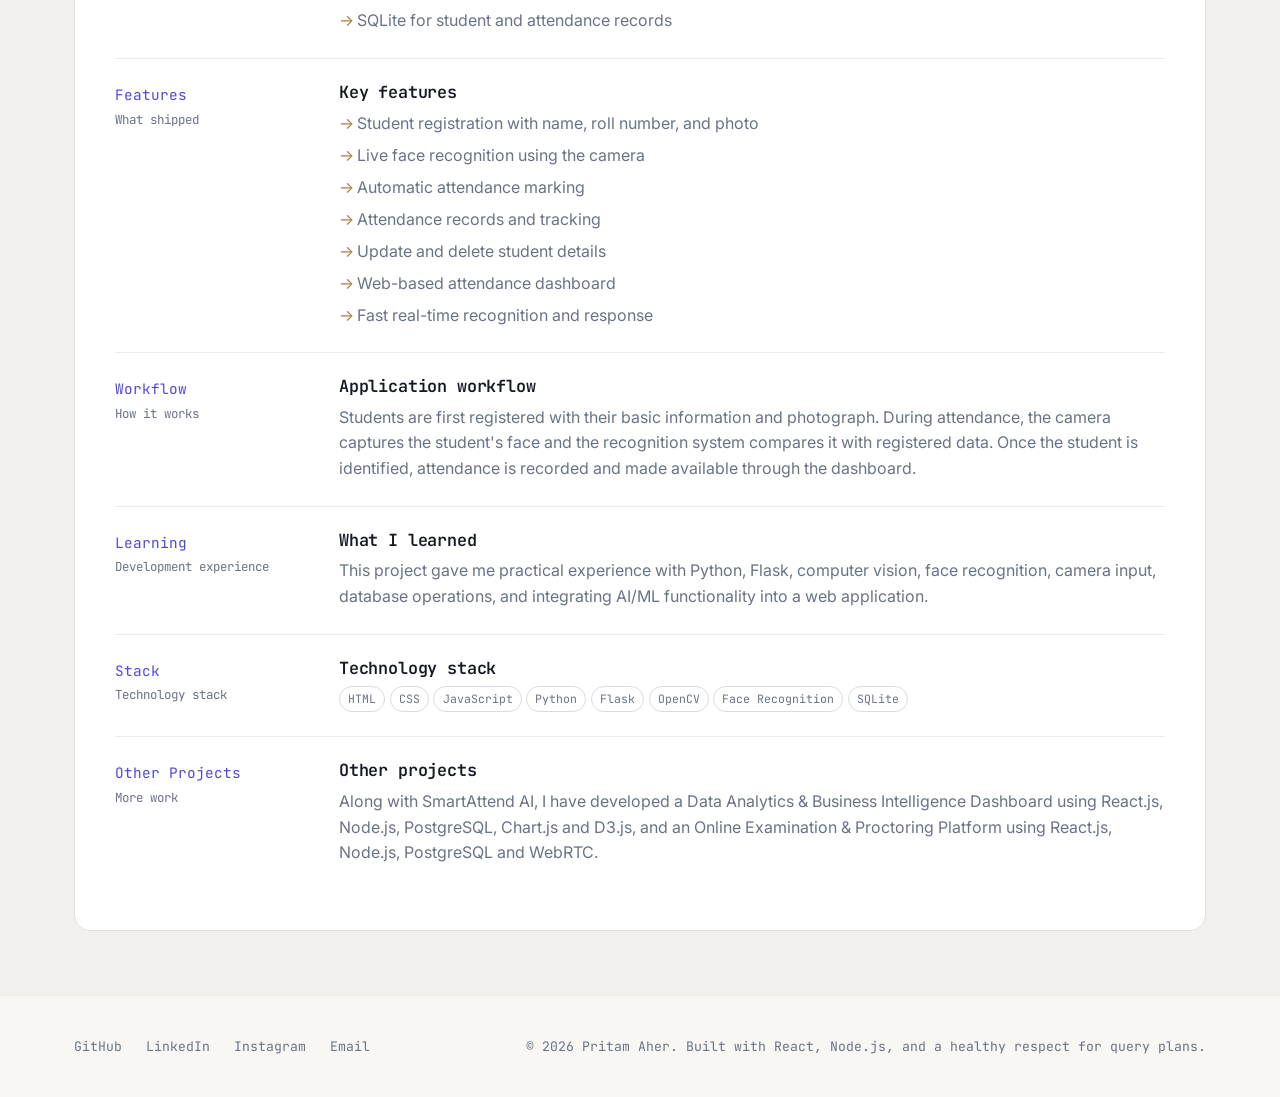
<file: projects.html>
<!DOCTYPE html>
<html lang="en">
  <head>
    <meta charset="UTF-8">
    <meta name="viewport" content="width=device-width, initial-scale=1.0">
    <title>PRITAM AHER-Projects, Full-Stack Web Engineer</title>
    <meta name="description"
      content="Full-stack web apps, backend APIs, and frontend UI work by Jordan Cole, with a detailed case study of the Ledgerly platform.">
    <link rel="preconnect" href="https://fonts.googleapis.com">
    <link rel="preconnect" href="https://fonts.gstatic.com" crossorigin>
    <link
      href="https://fonts.googleapis.com/css2?family=Inter:wght@400;500;600&family=JetBrains+Mono:wght@400;500;600;700&display=swap"
      rel="stylesheet">
    <link rel="stylesheet" href="style.css">
  </head>
  <body>
    <a class="skip-link" href="#main">Skip to content</a>

    <header class="route-bar">
      <div class="route-bar__inner">
        <div class="route-bar__path">
          <span class="route-bar__domain">PRITAM AHER</span>
          <span class="route-bar__cursor" aria-hidden="true"></span>
        </div>
        <button class="nav-toggle" aria-expanded="false"
          aria-controls="primary-nav">
          Menu <span aria-hidden="true">▾</span>
        </button>
        <nav class="route-nav" id="primary-nav" aria-label="Primary">
          <a href="index.html">Home</a>
          <a href="about.html">About</a>
          <a href="projects.html" aria-current="page">Projects</a>
          <a href="experience.html">Experience</a>
          <a href="contact.html">Contact</a>
        </nav>
      </div>
    </header>

    <main id="main">

      <!-- ================= PROJECT GRID ================= -->
      <section class="section section--tight">
        <div class="container">
          <div class="section-head">
            <!-- <p class="eyebrow">GET /projects</p> -->
            <h1
              style="font-size:clamp(2rem,4vw,2.6rem); margin-bottom:0.5rem;">Projects</h1>
            <p>Projects I've built across AI/ML, full-stack development,
              data analytics, and modern web technologies.</p>
          </div>

          <div class="filter-bar" role="group"
            aria-label="Filter projects by category">
            <button class="filter-btn" data-filter="all"
              aria-pressed="true">All</button>
            <button class="filter-btn" data-filter="fullstack"
              aria-pressed="false">Full-Stack Web Apps</button>
            <button class="filter-btn" data-filter="ai"
              aria-pressed="false">AI / ML</button>
            <button class="filter-btn" data-filter="analytics"
              aria-pressed="false">Data Analytics</button>
          </div>

          <div class="card-grid">

            <!-- AI / ML -->
            <article class="rr-card reveal" data-category="ai">
              <div class="rr-card__request">
                  <!-- <span class="method method--post">POST</span> -->
                <span class="rr-card__route">Smartattend-Ai</span>
                <span class="rr-card__status">AI / ML</span>
                <span class="rr-card__latency">Real-time</span>
              </div>
              <div class="rr-card__body">
                <h3 class="rr-card__title">SmartAttend AI</h3>
                <p class="rr-card__desc">AI-powered attendance management
                  system that uses face recognition to identify registered
                  students and automatically mark attendance in real time.</p>
                <div class="stack-line">
                  <span class="stack-pill">Python</span><span
                    class="stack-pill">Flask</span><span
                    class="stack-pill">OpenCV</span><span
                    class="stack-pill">SQLite</span>
                </div>
                <p class="rr-card__desc"><strong>Features:</strong>
                  Student registration, live face recognition, automatic
                  attendance marking, attendance tracking, student management,
                  and a web-based dashboard.</p>
                <div class="rr-card__links">
                  <a href="#case-study">Read case study →</a>
                  <a href="#"
                    aria-label="SmartAttend AI source on GitHub">GitHub
                    →</a>
                </div>
              </div>
            </article>

            <!-- Full-stack -->
            <article class="rr-card reveal" data-category="fullstack">
              <div class="rr-card__request">
                  <!-- <span class="method method--post">POST</span> -->
                <span class="rr-card__route">Online-Examination</span>
                <span class="rr-card__status">Full-Stack</span>
                <span class="rr-card__latency">WebRTC</span>
              </div>
              <div class="rr-card__body">
                <h3 class="rr-card__title">Online Examination &amp; Proctoring
                  Platform</h3>
                <p class="rr-card__desc">Secure web-based platform designed
                  for conducting online examinations with timed assessments,
                  webcam-based proctoring, automated evaluation, and result
                  analytics.</p>
                <div class="stack-line">
                  <span class="stack-pill">React.js</span><span
                    class="stack-pill">Node.js</span><span
                    class="stack-pill">PostgreSQL</span><span
                    class="stack-pill">WebRTC</span>
                </div>
                <p class="rr-card__desc"><strong>Features:</strong>
                  Timed exams, question banks, webcam and microphone checks,
                  webcam-based proctoring, automated evaluation, result
                  analytics, and examination history.</p>
                <div class="rr-card__links">
                  <a href="#" aria-label="Online Examination live demo">Live
                    demo →</a>
                  <a href="#" aria-label="Online Examination source on GitHub">
                    GitHub →</a>
                </div>
              </div>
            </article>

            <!-- Data Analytics -->
            <article class="rr-card reveal" data-category="analytics">
              <div class="rr-card__request">
                  <!-- <span class="method method--get">GET</span> -->
                <span
                  class="rr-card__route">BI-Dashboard</span>
                <span class="rr-card__status">Dashboard</span>
                <span class="rr-card__latency">Interactive</span>
              </div>
              <div class="rr-card__body">
                <h3 class="rr-card__title">Data Analytics &amp; Business
                  Intelligence Dashboard</h3>
                <p class="rr-card__desc">Business intelligence platform
                  designed to visualize and analyze business data through
                  interactive dashboards, charts, and key performance
                  indicators.</p>
                <div class="stack-line">
                  <span class="stack-pill">React.js</span><span
                    class="stack-pill">Node.js</span><span
                    class="stack-pill">PostgreSQL</span><span
                    class="stack-pill">Chart.js</span><span
                    class="stack-pill">D3.js</span>
                </div>
                <p class="rr-card__desc"><strong>Features:</strong>
                  Custom dashboards, KPI monitoring, data import from multiple
                  sources, interactive visualizations, and exportable
                  reports.</p>
                <div class="rr-card__links">
                  <a href="#" aria-label="Data Analytics Dashboard live demo">
                    Live demo →</a>
                  <a href="#"
                    aria-label="Data Analytics Dashboard source on GitHub">
                    GitHub →</a>
                </div>
              </div>
            </article>

          </div>
        </div>
      </section>

      <!-- ================= DEEP-DIVE CASE STUDY ================= -->
      <section class="section section--light" id="case-study"
        aria-labelledby="case-study-heading">
        <div class="container">
          <div class="section-head">
            <!-- <p class="eyebrow">GET /projects/smartattend-ai/case-study</p> -->
            <h2 id="case-study-heading">Case study: SmartAttend AI</h2>
            <p>A structured walkthrough of the AI-powered attendance
              management system and the technologies used to build it.</p>
          </div>

          <div class="case-study reveal">

            <div class="case-study__head">
              <div>
                <h3 style="font-size:1.4rem;">SmartAttend AI — Face Recognition
                  Attendance System</h3>
                <p
                  style="color:var(--ink-soft); margin-top:0.4rem; max-width:60ch;">
                  A web-based attendance management system that uses face
                  recognition to identify registered students and automatically
                  record their attendance.
                </p>
              </div>

              <div class="cta-row">
                <a class="btn btn--primary" href="#"
                  style="background:var(--ink); color:#fff;">Live demo</a>
                <a class="btn btn--ghost" href="#"
                  style="border-color:#c7ccd2; color:var(--ink);">Source on
                  GitHub</a>
              </div>
            </div>

            <div class="case-study__stage">
              <div class="case-study__route">Problem<span>Why it
                  exists</span></div>
              <div class="case-study__content">
                <h4>The problem</h4>
                <p>
                  Manual attendance can take time and requires maintaining
                  student records separately. SmartAttend AI was developed
                  to simplify attendance by using face recognition to identify
                  registered students and record attendance automatically.
                </p>
              </div>
            </div>

            <div class="case-study__stage">
              <div class="case-study__route">Architecture<span>Stack
                  decisions</span></div>
              <div class="case-study__content">
                <h4>System architecture &amp; stack choice</h4>
                <p>
                  The application combines a web-based frontend with a Python
                  Flask backend, computer-vision functionality, face
                  recognition,
                  and SQLite database storage.
                </p>
                <ul>
                  <li>HTML, CSS and JavaScript for the frontend</li>
                  <li>Python and Flask for backend development</li>
                  <li>OpenCV for camera and image processing</li>
                  <li>Face Recognition for student identification</li>
                  <li>SQLite for student and attendance records</li>
                </ul>
              </div>
            </div>

            <div class="case-study__stage">
              <div class="case-study__route">Features<span>What
                  shipped</span></div>
              <div class="case-study__content">
                <h4>Key features</h4>
                <ul>
                  <li>Student registration with name, roll number, and
                    photo</li>
                  <li>Live face recognition using the camera</li>
                  <li>Automatic attendance marking</li>
                  <li>Attendance records and tracking</li>
                  <li>Update and delete student details</li>
                  <li>Web-based attendance dashboard</li>
                  <li>Fast real-time recognition and response</li>
                </ul>
              </div>
            </div>

            <div class="case-study__stage">
              <div class="case-study__route">Workflow<span>How it
                  works</span></div>
              <div class="case-study__content">
                <h4>Application workflow</h4>
                <p>
                  Students are first registered with their basic information
                  and photograph. During attendance, the camera captures the
                  student's face and the recognition system compares it with
                  registered data. Once the student is identified, attendance
                  is recorded and made available through the dashboard.
                </p>
              </div>
            </div>

            <div class="case-study__stage">
              <div class="case-study__route">Learning<span>Development
                  experience</span></div>
              <div class="case-study__content">
                <h4>What I learned</h4>
                <p>
                  This project gave me practical experience with Python,
                  Flask, computer vision, face recognition, camera input,
                  database operations, and integrating AI/ML functionality
                  into a web application.
                </p>
              </div>
            </div>

            <div class="case-study__stage">
              <div class="case-study__route">Stack<span>Technology
                  stack</span></div>
              <div class="case-study__content">
                <h4>Technology stack</h4>

                <div class="stack-line">
                  <span class="stack-pill">HTML</span>
                  <span class="stack-pill">CSS</span>
                  <span class="stack-pill">JavaScript</span>
                  <span class="stack-pill">Python</span>
                  <span class="stack-pill">Flask</span>
                  <span class="stack-pill">OpenCV</span>
                  <span class="stack-pill">Face Recognition</span>
                  <span class="stack-pill">SQLite</span>
                </div>

              </div>
            </div>

            <div class="case-study__stage">
              <div class="case-study__route">Other Projects<span>More
                  work</span></div>
              <div class="case-study__content">
                <h4>Other projects</h4>
                <p>
                  Along with SmartAttend AI, I have developed a Data Analytics
                  &amp; Business Intelligence Dashboard using React.js, Node.js,
                  PostgreSQL, Chart.js and D3.js, and an Online Examination
                  &amp; Proctoring Platform using React.js, Node.js,
                  PostgreSQL and WebRTC.
                </p>
              </div>
            </div>

          </div>
        </div>
      </section>

    </main>

    <footer class="site-footer">
      <div class="container site-footer__inner">
        <nav class="footer-links" aria-label="Developer profiles">
          <a href="https://github.com/pritam-aher" target="_blank"
            rel="noopener noreferrer">GitHub</a>
          <a
            href="https://www.linkedin.com/in/er-pritam-aher-7363b3321/?lipi=urn%3Ali%3Apage%3Ad_flagship3_profile_view_base_contact_details%3BmIf78d3MQzKwVV0WLGv3VQ%3D%3D"
            target="_blank" rel="noopener noreferrer">LinkedIn</a>
          <a href="https://www.instagram.com/pritam_.985?igsi=d3JnZ2twcmRlYnBn"
            target="_blank" rel="noopener noreferrer">Instagram</a>
          <a href="mailto:pritamaher2005@gmail.com">Email</a>
        </nav>
        <p>© 2026 Pritam Aher. Built with React, Node.js, and a healthy respect
          for query plans.</p>
      </div>
    </footer>

    <script src="main.js"></script>
  </body>
</html>
</file>
<file: style.css>
/* ==========================================================================
   COLE.DEV — Full-Stack Engineer Portfolio
   Design language: the site is presented as a running system. Navigation
   reads as a route path, project cards read as request → response pairs,
   and section labels read as endpoints. Two typefaces only: JetBrains Mono
   for anything structural/data (nav, labels, badges, headings) and Inter
   for reading copy.
   ========================================================================== */

:root {
  /* ---- Color tokens ---- */
  --void: #0b0e14;        /* primary dark background */
  --void-raised: #10141d; /* elevated panels on dark */
  --wire: #232a38;        /* borders/dividers on dark */
  --wire-soft: #1a2029;   /* subtle borders on dark */
  --paper: #f4f6f8;       /* light alternate section bg */
  --paper-raised: #ffffff;/* cards on light bg */
  --ink: #10131a;         /* primary text on light */
  --ink-soft: #4b5563;    /* secondary text on light */
  --text-hi: #e7ebf0;     /* primary text on dark */
  --text-mid: #939eae;    /* secondary text on dark */
  --signal: #4fd1c5;      /* teal — primary accent, "online" */
  --signal-dim: #2b7d76;
  --alert: #fb8b24;       /* amber — secondary accent, CTA/warn */
  --alert-dim: #a85e14;
  --danger: #f87171;

  /* ---- Type ---- */
  --font-mono: 'JetBrains Mono', ui-monospace, 'SFMono-Regular', Menlo, monospace;
  --font-body: 'Inter', -apple-system, BlinkMacSystemFont, 'Segoe UI', sans-serif;

  /* ---- Scale ---- */
  --space-1: 0.25rem;
  --space-2: 0.5rem;
  --space-3: 1rem;
  --space-4: 1.5rem;
  --space-5: 2.5rem;
  --space-6: 4rem;
  --space-7: 6rem;
  --radius-s: 6px;
  --radius-m: 10px;
  --radius-l: 16px;
  --max-w: 1180px;
}

/* ---- Reset ---- */
*, *::before, *::after { box-sizing: border-box; }
html { scroll-behavior: smooth; }
@media (prefers-reduced-motion: reduce) {
  html { scroll-behavior: auto; }
  *, *::before, *::after { animation-duration: 0.001ms !important; animation-iteration-count: 1 !important; transition-duration: 0.001ms !important; }
}

body {
  margin: 0;
  background: var(--void);
  color: var(--text-hi);
  font-family: var(--font-body);
  font-size: 16px;
  line-height: 1.6;
  -webkit-font-smoothing: antialiased;
}

img { max-width: 100%; display: block; }
a { color: inherit; text-decoration: none; }
ul { list-style: none; margin: 0; padding: 0; }
h1, h2, h3, h4 { font-family: var(--font-mono); font-weight: 600; line-height: 1.15; margin: 0; letter-spacing: -0.01em; }
p { margin: 0; }
button { font-family: inherit; cursor: pointer; }

:focus-visible {
  outline: 2px solid var(--signal);
  outline-offset: 3px;
  border-radius: 3px;
}

.container {
  max-width: var(--max-w);
  margin-inline: auto;
  padding-inline: var(--space-4);
}

.section { padding-block: var(--space-6); }
.section--tight { padding-block: var(--space-5); }
.section--light { background: var(--paper); color: var(--ink); }
.section--light h1, .section--light h2, .section--light h3, .section--light h4 { color: var(--ink); }
.section--light .eyebrow { color: var(--signal-dim); }
.section--light .muted { color: var(--ink-soft); }

.skip-link {
  position: absolute;
  left: -9999px;
  top: 0;
  background: var(--signal);
  color: var(--void);
  padding: 0.6em 1em;
  font-family: var(--font-mono);
  z-index: 200;
}
.skip-link:focus { left: var(--space-3); top: var(--space-3); }

/* ---- Eyebrow / route-style labels ---- */
.eyebrow {
  display: inline-flex;
  align-items: center;
  gap: 0.5em;
  font-family: var(--font-mono);
  font-size: 0.8rem;
  letter-spacing: 0.02em;
  color: var(--signal);
  margin-bottom: var(--space-3);
}
.eyebrow::before { content: "//"; opacity: 0.55; }

/* ==========================================================================
   NAV — rendered as a route bar: domain / current-page.html
   ========================================================================== */
.route-bar {
  position: sticky;
  top: 0;
  z-index: 100;
  background: rgba(11, 14, 20, 0.86);
  backdrop-filter: blur(10px);
  border-bottom: 1px solid var(--wire-soft);
}
.route-bar__inner {
  max-width: var(--max-w);
  margin-inline: auto;
  padding: 0.9rem var(--space-4);
  display: flex;
  align-items: center;
  justify-content: space-between;
  gap: var(--space-3);
}
.route-bar__path {
  font-family: var(--font-mono);
  font-size: 0.95rem;
  display: flex;
  align-items: center;
  white-space: nowrap;
}
.route-bar__domain { color: var(--text-hi); font-weight: 600; }
.route-bar__sep { color: var(--text-mid); margin: 0 0.15em; }
.route-bar__cursor {
  display: inline-block;
  width: 8px;
  height: 1.1em;
  background: var(--signal);
  margin-left: 0.4em;
  animation: blink 1.1s steps(1) infinite;
  vertical-align: text-bottom;
}
@keyframes blink { 50% { opacity: 0; } }

.route-nav { display: flex; gap: var(--space-4); align-items: center; }
.route-nav a {
  font-family: var(--font-mono);
  font-size: 0.85rem;
  color: var(--text-mid);
  padding: 0.3em 0;
  border-bottom: 2px solid transparent;
  transition: color 0.15s ease, border-color 0.15s ease;
}
.route-nav a:hover { color: var(--text-hi); }
.route-nav a[aria-current="page"] { color: var(--signal); border-color: var(--signal); }

.nav-toggle {
  display: none;
  background: none;
  border: 1px solid var(--wire);
  color: var(--text-hi);
  border-radius: var(--radius-s);
  padding: 0.4em 0.6em;
  font-family: var(--font-mono);
}

@media (max-width: 760px) {
  .nav-toggle { display: inline-flex; align-items: center; gap: 0.4em; }
  .route-nav {
    position: absolute;
    top: 100%;
    left: 0;
    right: 0;
    background: var(--void-raised);
    border-bottom: 1px solid var(--wire);
    flex-direction: column;
    align-items: flex-start;
    padding: var(--space-3) var(--space-4);
    gap: var(--space-3);
    display: none;
  }
  .route-nav.is-open { display: flex; }
}

/* ==========================================================================
   BUTTONS
   ========================================================================== */
.btn {
  display: inline-flex;
  align-items: center;
  gap: 0.5em;
  font-family: var(--font-mono);
  font-size: 0.9rem;
  padding: 0.85em 1.4em;
  border-radius: var(--radius-s);
  border: 1px solid transparent;
  transition: transform 0.12s ease, background 0.15s ease, border-color 0.15s ease;
}
.btn:hover { transform: translateY(-1px); }
.btn--primary { background: var(--signal); color: var(--void); font-weight: 600; }
.btn--primary:hover { background: #6be0d5; }
.btn--ghost { border-color: var(--wire); color: var(--text-hi); }
.btn--ghost:hover { border-color: var(--signal); color: var(--signal); }
.btn--alert { background: var(--alert); color: var(--void); font-weight: 600; }
.btn--alert:hover { background: #ffa04a; }
.btn--block { width: 100%; justify-content: center; }
.btn[disabled] { opacity: 0.5; cursor: not-allowed; transform: none; }

.cta-row { display: flex; gap: var(--space-3); flex-wrap: wrap; }

/* ==========================================================================
   HERO
   ========================================================================== */
.hero {
  padding-block: var(--space-7) var(--space-6);
  border-bottom: 1px solid var(--wire-soft);
}
.hero__grid {
  display: grid;
  grid-template-columns: 1.15fr 1fr;
  gap: var(--space-6);
  align-items: center;
}
@media (max-width: 900px) {
  .hero__grid { grid-template-columns: 1fr; gap: var(--space-5); }
}
.hero__name {
  font-size: clamp(2.4rem, 5vw, 3.6rem);
  margin-bottom: var(--space-2);
}
.hero__role {
  color: var(--signal);
  font-size: clamp(1.05rem, 2vw, 1.3rem);
  font-family: var(--font-mono);
  margin-bottom: var(--space-4);
}
.hero__pitch {
  font-size: 1.15rem;
  color: var(--text-mid);
  max-width: 52ch;
  margin-bottom: var(--space-5);
}

/* Console panel — the site's signature visual on the home hero */
.console {
  background: var(--void-raised);
  border: 1px solid var(--wire);
  border-radius: var(--radius-m);
  overflow: hidden;
  box-shadow: 0 30px 60px -30px rgba(0,0,0,0.6);
}
.console__bar {
  display: flex;
  align-items: center;
  gap: 0.4em;
  padding: 0.7em 1em;
  background: #0d111a;
  border-bottom: 1px solid var(--wire);
}
.console__dot { width: 10px; height: 10px; border-radius: 50%; background: var(--wire); }
.console__dot:nth-child(1) { background: #f87171; }
.console__dot:nth-child(2) { background: #fbbf24; }
.console__dot:nth-child(3) { background: #4ade80; }
.console__title { margin-left: auto; font-family: var(--font-mono); font-size: 0.75rem; color: var(--text-mid); }
.console__body { padding: 1.1em 1.2em 1.3em; font-family: var(--font-mono); font-size: 0.85rem; }
.console__line { display: flex; justify-content: space-between; gap: 1em; padding-block: 0.5em; border-bottom: 1px dashed var(--wire-soft); }
.console__line:last-child { border-bottom: none; }
.console__key { color: var(--text-mid); }
.console__val { color: var(--signal); font-weight: 600; }
.console__val--alert { color: var(--alert); }

/* ==========================================================================
   METRICS
   ========================================================================== */
.metrics {
  display: grid;
  grid-template-columns: repeat(4, 1fr);
  gap: var(--space-4);
}
@media (max-width: 760px) { .metrics { grid-template-columns: repeat(2, 1fr); } }
.metric {
  border: 1px solid var(--wire);
  border-radius: var(--radius-m);
  padding: var(--space-4);
  background: var(--void-raised);
}
.metric__value { font-family: var(--font-mono); font-size: clamp(1.6rem, 3vw, 2.2rem); color: var(--signal); }
.metric__label { font-size: 0.85rem; color: var(--text-mid); margin-top: 0.3em; }

/* ==========================================================================
   REQUEST/RESPONSE PROJECT CARDS — signature component
   ========================================================================== */
.rr-card {
  border: 1px solid var(--wire);
  border-radius: var(--radius-m);
  background: var(--void-raised);
  overflow: hidden;
  display: flex;
  flex-direction: column;
  height: 100%;
}
.section--light .rr-card { background: var(--paper-raised); border-color: #dfe3e8; }

.rr-card__request {
  display: flex;
  align-items: center;
  gap: 0.7em;
  padding: 0.9em 1.1em;
  background: #0d111a;
  border-bottom: 1px solid var(--wire);
  font-family: var(--font-mono);
  font-size: 0.85rem;
  flex-wrap: wrap;
}
.section--light .rr-card__request { background: #eef1f4; border-color: #dfe3e8; }

.method {
  font-weight: 700;
  padding: 0.15em 0.55em;
  border-radius: 4px;
  font-size: 0.75rem;
}
.method--get { background: rgba(79,209,197,0.15); color: var(--signal); }
.method--post { background: rgba(251,139,36,0.15); color: var(--alert); }

.rr-card__route { color: var(--text-hi); }
.section--light .rr-card__route { color: var(--ink); }
.rr-card__status { margin-left: auto; color: #4ade80; }
.rr-card__latency { color: var(--text-mid); }

.rr-card__body { padding: var(--space-4); display: flex; flex-direction: column; gap: var(--space-3); flex: 1; }
.rr-card__title { font-size: 1.2rem; }
.rr-card__desc { color: var(--text-mid); font-size: 0.95rem; }
.section--light .rr-card__desc { color: var(--ink-soft); }

.stack-line { display: flex; flex-wrap: wrap; gap: 0.4em; font-family: var(--font-mono); font-size: 0.72rem; }
.stack-pill {
  border: 1px solid var(--wire);
  border-radius: 999px;
  padding: 0.25em 0.7em;
  color: var(--text-mid);
}
.section--light .stack-pill { border-color: #d7dce2; color: var(--ink-soft); }

.rr-card__meta {
  display: grid;
  grid-template-columns: repeat(3, 1fr);
  gap: 0.6em;
  font-size: 0.78rem;
  padding-top: var(--space-2);
  border-top: 1px dashed var(--wire-soft);
}
.section--light .rr-card__meta { border-color: #dfe3e8; }
.rr-card__meta dt { font-family: var(--font-mono); color: var(--text-mid); }
.rr-card__meta dd { margin: 0.15em 0 0; color: var(--text-hi); }
.section--light .rr-card__meta dd { color: var(--ink); }

.rr-card__links { display: flex; gap: var(--space-3); padding-top: var(--space-2); margin-top: auto; }
.rr-card__links a {
  font-family: var(--font-mono);
  font-size: 0.82rem;
  color: var(--signal);
  border-bottom: 1px solid transparent;
}
.rr-card__links a:hover { border-color: var(--signal); }

.card-grid {
  display: grid;
  grid-template-columns: repeat(3, 1fr);
  gap: var(--space-4);
}
@media (max-width: 980px) { .card-grid { grid-template-columns: repeat(2, 1fr); } }
@media (max-width: 640px) { .card-grid { grid-template-columns: 1fr; } }

/* ==========================================================================
   TECH STACK GRID
   ========================================================================== */
.stack-grid {
  display: grid;
  grid-template-columns: repeat(5, 1fr);
  gap: var(--space-3);
}
@media (max-width: 980px) { .stack-grid { grid-template-columns: repeat(2, 1fr); } }
.stack-group {
  border: 1px solid var(--wire);
  border-radius: var(--radius-m);
  padding: var(--space-3);
  background: var(--void-raised);
}
.stack-group__title {
  font-family: var(--font-mono);
  font-size: 0.75rem;
  color: var(--signal);
  text-transform: uppercase;
  letter-spacing: 0.05em;
  margin-bottom: var(--space-2);
}
.stack-group__badges { display: flex; flex-wrap: wrap; gap: 0.4em; }
.badge {
  font-family: var(--font-mono);
  font-size: 0.72rem;
  border: 1px solid var(--wire);
  border-radius: 999px;
  padding: 0.3em 0.7em;
  color: var(--text-hi);
}

/* ==========================================================================
   SECTION HEADERS
   ========================================================================== */
.section-head { max-width: 62ch; margin-bottom: var(--space-5); }
.section-head h2 { font-size: clamp(1.6rem, 3vw, 2.1rem); margin-bottom: var(--space-2); }
.section-head p { color: var(--text-mid); }
.section--light .section-head p { color: var(--ink-soft); }

/* ==========================================================================
   ABOUT PAGE
   ========================================================================== */
.narrative { max-width: ch; display: flex; flex-direction: column; gap: var(--space-3); font-size: 1.05rem; color: var(--text-mid);
 
}

.competency-grid {
  display: grid;
  grid-template-columns: repeat(2, 1fr);
  gap: var(--space-4);
}
@media (max-width: 760px) { .competency-grid { grid-template-columns: 1fr; } }
.competency {
  border: 1px solid var(--wire);
  border-radius: var(--radius-m);
  padding: var(--space-4);
  background: var(--void-raised);
}
.competency__head { display: flex; align-items: baseline; gap: 0.6em; margin-bottom: var(--space-3); }
.competency__index { font-family: var(--font-mono); color: var(--signal); font-size: 0.85rem; }
.competency__title { font-size: 1.05rem; }
.competency__list { display: flex; flex-wrap: wrap; gap: 0.4em; }

.credential-grid {
  display: grid;
  grid-template-columns: repeat(3, 1fr);
  gap: var(--space-4);
}
@media (max-width: 900px) { .credential-grid { grid-template-columns: 1fr; } }
.credential {
  border: 1px solid var(--wire);
  border-radius: var(--radius-m);
  padding: var(--space-4);
  background: var(--void-raised);
}
.credential__label { font-family: var(--font-mono); font-size: 0.75rem; color: var(--signal); margin-bottom: 0.4em; }
.credential__title { font-size: 1.05rem; margin-bottom: 0.2em; }
.credential__meta { color: var(--text-mid); font-size: 0.9rem; }

/* ==========================================================================
   PROJECTS PAGE — filters + case study
   ========================================================================== */
.filter-bar {
  display: flex;
  gap: var(--space-2);
  flex-wrap: wrap;
  margin-bottom: var(--space-5);
  font-family: var(--font-mono);
}
.filter-btn {
  background: transparent;
  border: 1px solid var(--wire);
  color: var(--text-mid);
  padding: 0.55em 1em;
  border-radius: 999px;
  font-size: 0.82rem;
  transition: all 0.15s ease;
}
.filter-btn:hover { color: var(--text-hi); border-color: var(--text-mid); }
.filter-btn[aria-pressed="true"] { background: var(--signal); color: var(--void); border-color: var(--signal); font-weight: 600; }

.rr-card[hidden] { display: none; }

.case-study {
  border: 1px solid var(--wire);
  border-radius: var(--radius-l);
  background: var(--void-raised);
  padding: var(--space-5);
}
.case-study__head { display: flex; justify-content: space-between; align-items: flex-start; gap: var(--space-3); flex-wrap: wrap; margin-bottom: var(--space-5); }
.case-study__stage {
  display: grid;
  grid-template-columns: 200px 1fr;
  gap: var(--space-4);
  padding-block: var(--space-4);
  border-top: 1px solid var(--wire-soft);
}
.case-study__stage:first-of-type { border-top: none; }
@media (max-width: 760px) { .case-study__stage { grid-template-columns: 1fr; gap: var(--space-2); } }
.case-study__route { font-family: var(--font-mono); color: var(--signal); font-size: 0.9rem; }
.case-study__route span { display: block; color: var(--text-mid); font-size: 0.78rem; margin-top: 0.3em; }
.case-study__content h4 { font-size: 1.05rem; margin-bottom: 0.5em; }
.case-study__content p { color: var(--text-mid); }
.case-study__content ul { display: flex; flex-direction: column; gap: 0.4em; margin-top: 0.5em; }
.case-study__content li { color: var(--text-mid); padding-left: 1.1em; position: relative; }
.case-study__content li::before { content: "→"; position: absolute; left: 0; color: var(--signal); }
.schema-block {
  font-family: var(--font-mono);
  font-size: 0.82rem;
  background: #0d111a;
  border: 1px solid var(--wire);
  border-radius: var(--radius-s);
  padding: var(--space-3);
  margin-top: var(--space-2);
  overflow-x: auto;
  color: var(--text-hi);
  white-space: pre;
}
.result-strip { display: flex; gap: var(--space-4); flex-wrap: wrap; margin-top: var(--space-2); }
.result-strip div { font-family: var(--font-mono); }
.result-strip strong { display: block; color: var(--signal); font-size: 1.3rem; }
.result-strip span { color: var(--text-mid); font-size: 0.78rem; }

/* ==========================================================================
   EXPERIENCE / TIMELINE
   ========================================================================== */
.timeline { position: relative; padding-left: var(--space-5); }
.timeline::before {
  content: "";
  position: absolute;
  left: 8px;
  top: 6px;
  bottom: 6px;
  width: 2px;
  background: var(--wire);
}
.timeline__item { position: relative; padding-bottom: var(--space-5); }
.timeline__item:last-child { padding-bottom: 0; }
.timeline__dot {
  position: absolute;
  left: calc(-1 * var(--space-5) + 3px);
  top: 4px;
  width: 14px;
  height: 14px;
  border-radius: 50%;
  background: var(--void);
  border: 2px solid var(--signal);
}
.timeline__item--current .timeline__dot { background: var(--signal); box-shadow: 0 0 0 4px rgba(79,209,197,0.2); }
.timeline__card {
  border: 1px solid var(--wire);
  border-radius: var(--radius-m);
  background: var(--void-raised);
  padding: var(--space-4);
}
.timeline__meta { display: flex; justify-content: space-between; flex-wrap: wrap; gap: 0.5em; font-family: var(--font-mono); font-size: 0.8rem; color: var(--text-mid); margin-bottom: 0.4em; }
.timeline__role { font-size: 1.2rem; margin-bottom: 0.15em; }
.timeline__org { color: var(--signal); font-family: var(--font-mono); font-size: 0.9rem; margin-bottom: var(--space-3); }
.timeline__impact { display: flex; flex-direction: column; gap: 0.5em; }
.timeline__impact li { color: var(--text-mid); padding-left: 1.1em; position: relative; font-size: 0.95rem; }
.timeline__impact li::before { content: "▸"; position: absolute; left: 0; color: var(--alert); }

.resume-cta {
  border: 1px solid var(--wire);
  border-radius: var(--radius-l);
  background: linear-gradient(135deg, var(--void-raised), #0d111a);
  padding: var(--space-5);
  display: flex;
  justify-content: space-between;
  align-items: center;
  gap: var(--space-4);
  flex-wrap: wrap;
}
.resume-cta__meta { font-family: var(--font-mono); font-size: 0.8rem; color: var(--text-mid); margin-top: 0.4em; }

/* ==========================================================================
   CONTACT PAGE
   ========================================================================== */
.contact-grid {
  display: grid;
  grid-template-columns: 1fr 1fr;
  gap: var(--space-6);
}
@media (max-width: 900px) { .contact-grid { grid-template-columns: 1fr; } }

.form-field { margin-bottom: var(--space-4); }
.form-field label {
  display: block;
  font-family: var(--font-mono);
  font-size: 0.82rem;
  color: var(--text-mid);
  margin-bottom: 0.5em;
}
.form-field input,
.form-field textarea {
  width: 100%;
  background: var(--void-raised);
  border: 1px solid var(--wire);
  border-radius: var(--radius-s);
  color: var(--text-hi);
  padding: 0.8em 0.9em;
  font-family: var(--font-body);
  font-size: 0.95rem;
  transition: border-color 0.15s ease;
}
.form-field input:focus,
.form-field textarea:focus { border-color: var(--signal); outline: none; }
.form-field input[aria-invalid="true"],
.form-field textarea[aria-invalid="true"] { border-color: var(--danger); }
.form-field__error {
  color: var(--danger);
  font-size: 0.8rem;
  font-family: var(--font-mono);
  margin-top: 0.4em;
  min-height: 1.1em;
}
.form-status {
  font-family: var(--font-mono);
  font-size: 0.9rem;
  padding: 0.9em 1em;
  border-radius: var(--radius-s);
  border: 1px solid var(--signal);
  color: var(--signal);
  margin-top: var(--space-3);
  display: none;
}
.form-status.is-visible { display: block; }
.form-status.is-error { border-color: var(--danger); color: var(--danger); }

.channel-list { display: flex; flex-direction: column; gap: var(--space-3); }
.channel {
  display: flex;
  gap: var(--space-3);
  align-items: flex-start;
  border: 1px solid var(--wire);
  border-radius: var(--radius-m);
  padding: var(--space-3);
  background: var(--void-raised);
}
.channel__icon {
  font-family: var(--font-mono);
  color: var(--signal);
  font-size: 0.85rem;
  border: 1px solid var(--wire);
  border-radius: var(--radius-s);
  padding: 0.5em 0.7em;
  flex-shrink: 0;
}
.channel__label { font-family: var(--font-mono); font-size: 0.78rem; color: var(--text-mid); }
.channel__value { font-size: 1rem; margin-top: 0.15em; }
.channel__value a:hover { color: var(--signal); }

/* ==========================================================================
   FOOTER
   ========================================================================== */
.site-footer {
  border-top: 1px solid var(--wire-soft);
  padding-block: var(--space-5);
  font-family: var(--font-mono);
  font-size: 0.82rem;
  color: var(--text-mid);
}
.site-footer__inner {
  display: flex;
  justify-content: space-between;
  align-items: center;
  flex-wrap: wrap;
  gap: var(--space-3);
}
.footer-links { display: flex; gap: var(--space-4); flex-wrap: wrap; }
.footer-links a:hover { color: var(--signal); }

/* ---- Reveal-on-scroll (progressive enhancement, respects reduced motion) ---- */
.reveal { opacity: 0; transform: translateY(14px); transition: opacity 0.5s ease, transform 0.5s ease; }
.reveal.is-visible { opacity: 1; transform: translateY(0); }
@media (prefers-reduced-motion: reduce) { .reveal { opacity: 1; transform: none; } }

.visually-hidden {
  position: absolute;
  width: 1px; height: 1px;
  padding: 0; margin: -1px;
  overflow: hidden;
  clip: rect(0,0,0,0);
  white-space: nowrap;
  border: 0;
}









/* ==========================================================================
   COLOR SYSTEM — PREMIUM IVORY / INDIGO / CHAMPAGNE
   Elegant • Minimal • Premium • Modern
   ========================================================================== */

:root {
  /* ---- Main surfaces ---- */
  --void: #f8f7f4;
  --void-raised: #ffffff;
  --wire: #e3e0d9;
  --wire-soft: #eeece7;

  /* ---- Light sections ---- */
  --paper: #f1f0ec;
  --paper-raised: #ffffff;

  /* ---- Text ---- */
  --ink: #151922;
  --ink-soft: #697386;
  --text-hi: #171b26;
  --text-mid: #697386;

  /* ---- Primary accent ---- */
  --signal: #4f46e5;
  --signal-dim: #3730a3;

  /* ---- Secondary accent ---- */
  --alert: #8b5cf6;
  --alert-dim: #6d28d9;

  /* ---- Extra accent ---- */
  --accent-pink: #c45b83;
  --accent-green: #16876a;

  /* ---- Premium accent ---- */
  --gold: #c59d5f;
  --gold-soft: #a9824b;

  /* ---- Status ---- */
  --danger: #c2415b;

  /* ---- Type ---- */
  --font-mono: 'JetBrains Mono', ui-monospace, 'SFMono-Regular', Menlo, monospace;
  --font-body: 'Inter', -apple-system, BlinkMacSystemFont, 'Segoe UI', sans-serif;

  /* ---- Scale ---- */
  --space-1: 0.25rem;
  --space-2: 0.5rem;
  --space-3: 1rem;
  --space-4: 1.5rem;
  --space-5: 2.5rem;
  --space-6: 4rem;
  --space-7: 6rem;

  --radius-s: 6px;
  --radius-m: 10px;
  --radius-l: 16px;
  --max-w: 1180px;
}


/* ==========================================================================
   GLOBAL
   ========================================================================== */

body {
  background:
    radial-gradient(
      circle at 8% 5%,
      rgba(79, 70, 229, 0.045),
      transparent 28%
    ),
    radial-gradient(
      circle at 92% 20%,
      rgba(197, 157, 95, 0.055),
      transparent 30%
    ),
    var(--void);

  color: var(--text-hi);
}


/* ==========================================================================
   FOCUS
   ========================================================================== */

:focus-visible {
  outline: 2px solid var(--signal);
  outline-offset: 3px;
}


/* ==========================================================================
   EYEBROW
   ========================================================================== */

.eyebrow {
  color: var(--signal);
}

.section--light .eyebrow {
  color: var(--signal-dim);
}


/* ==========================================================================
   NAVIGATION
   ========================================================================== */

.route-bar {
  background: rgba(248, 247, 244, 0.90);
  border-bottom: 1px solid var(--wire-soft);
}

.route-bar__domain {
  color: var(--text-hi);
}

.route-bar__sep {
  color: var(--text-mid);
}

.route-bar__cursor {
  background: var(--signal);
}

.route-nav a {
  color: var(--text-mid);
}

.route-nav a:hover {
  color: var(--text-hi);
}

.route-nav a[aria-current="page"] {
  color: var(--signal);
  border-color: var(--signal);
}


/* ==========================================================================
   BUTTONS
   ========================================================================== */

.btn--primary {
  background: linear-gradient(
    135deg,
    #4f46e5,
    #6366f1
  );

  color: #ffffff;
  font-weight: 700;

  box-shadow:
    0 8px 25px rgba(79, 70, 229, 0.16);
}

.btn--primary:hover {
  background: linear-gradient(
    135deg,
    #4338ca,
    #7c3aed
  );

  box-shadow:
    0 10px 30px rgba(79, 70, 229, 0.22);
}

.btn--ghost {
  border-color: var(--wire);
  color: var(--text-hi);
}

.btn--ghost:hover {
  border-color: var(--signal);
  color: var(--signal);
}

.btn--alert {
  background: linear-gradient(
    135deg,
    #8b5cf6,
    #a855f7
  );

  color: #ffffff;
  font-weight: 700;
}

.btn--alert:hover {
  background: linear-gradient(
    135deg,
    #7c3aed,
    #9333ea
  );
}


/* ==========================================================================
   HERO
   ========================================================================== */

.hero {
  border-bottom: 1px solid var(--wire-soft);

  background:
    radial-gradient(
      circle at 75% 35%,
      rgba(79, 70, 229, 0.055),
      transparent 30%
    );
}

.hero__role {
  color: var(--signal);
}

.hero__pitch {
  color: var(--text-mid);
}


/* ==========================================================================
   CONSOLE
   ========================================================================== */

.console {
  background: rgba(255, 255, 255, 0.96);

  border: 1px solid var(--wire);

  box-shadow:
    0 30px 70px rgba(21, 25, 34, 0.10),
    0 0 45px rgba(79, 70, 229, 0.035);
}

.console__bar {
  background: #f2f1ed;
  border-bottom: 1px solid var(--wire);
}

.console__dot:nth-child(1) {
  background: #d65b5b;
}

.console__dot:nth-child(2) {
  background: #d9a441;
}

.console__dot:nth-child(3) {
  background: #3d9b78;
}

.console__val {
  color: var(--signal);
}

.console__val--alert {
  color: var(--gold-soft);
}


/* ==========================================================================
   METRICS
   ========================================================================== */

.metric {
  background: var(--void-raised);
  border: 1px solid var(--wire);

  transition:
    transform 0.2s ease,
    border-color 0.2s ease,
    box-shadow 0.2s ease;
}

.metric:hover {
  transform: translateY(-4px);

  border-color: rgba(79, 70, 229, 0.35);

  box-shadow:
    0 15px 35px rgba(21, 25, 34, 0.08),
    0 0 25px rgba(79, 70, 229, 0.045);
}

.metric__value {
  color: var(--signal);
}


/* ==========================================================================
   PROJECT CARDS
   ========================================================================== */

.rr-card {
  background: var(--void-raised);
  border-color: var(--wire);

  transition:
    transform 0.2s ease,
    border-color 0.2s ease,
    box-shadow 0.2s ease;
}

.rr-card:hover {
  transform: translateY(-5px);

  border-color: rgba(79, 70, 229, 0.32);

  box-shadow:
    0 18px 45px rgba(21, 25, 34, 0.09),
    0 0 30px rgba(79, 70, 229, 0.035);
}

.rr-card__request {
  background: #f2f1ed;
  border-bottom-color: var(--wire);
}

.method--get {
  background: rgba(79, 70, 229, 0.08);
  color: var(--signal);
}

.method--post {
  background: rgba(139, 92, 246, 0.08);
  color: var(--alert);
}

.rr-card__route {
  color: var(--text-hi);
}

.rr-card__status {
  color: var(--accent-green);
}

.rr-card__latency {
  color: var(--text-mid);
}

.stack-pill {
  border-color: var(--wire);
  color: var(--text-mid);
}

.rr-card__links a {
  color: var(--signal);
}

.rr-card__links a:hover {
  border-color: var(--signal);
}


/* ==========================================================================
   TECH STACK
   ========================================================================== */

.stack-group {
  background: var(--void-raised);
  border-color: var(--wire);

  transition:
    transform 0.2s ease,
    border-color 0.2s ease;
}

.stack-group:hover {
  transform: translateY(-3px);
  border-color: rgba(197, 157, 95, 0.45);
}

.stack-group__title {
  color: var(--signal);
}

.badge {
  border-color: var(--wire);
  color: var(--text-hi);
}


/* ==========================================================================
   SECTION HEADERS
   ========================================================================== */

.section-head p {
  color: var(--text-mid);
}


/* ==========================================================================
   COMPETENCIES
   ========================================================================== */

.competency {
  background: var(--void-raised);
  border-color: var(--wire);
}

.competency__index {
  color: var(--signal);
}


/* ==========================================================================
   CREDENTIALS
   ========================================================================== */

.credential {
  background: var(--void-raised);
  border-color: var(--wire);
}

.credential__label {
  color: var(--gold-soft);
}

.credential__meta {
  color: var(--text-mid);
}


/* ==========================================================================
   FILTERS
   ========================================================================== */

.filter-btn {
  border-color: var(--wire);
  color: var(--text-mid);
}

.filter-btn:hover {
  color: var(--text-hi);
  border-color: var(--signal);
}

.filter-btn[aria-pressed="true"] {
  background: linear-gradient(
    135deg,
    #4f46e5,
    #7c3aed
  );

  color: #ffffff;
  border-color: transparent;
}


/* ==========================================================================
   CASE STUDY
   ========================================================================== */

.case-study {
  background: var(--void-raised);
  border-color: var(--wire);
}

.case-study__route {
  color: var(--signal);
}

.case-study__route span {
  color: var(--text-mid);
}

.case-study__content p,
.case-study__content li {
  color: var(--text-mid);
}

.case-study__content li::before {
  color: var(--gold-soft);
}

.schema-block {
  background: #f2f1ed;
  border-color: var(--wire);
  color: var(--text-hi);
}

.result-strip strong {
  color: var(--signal);
}


/* ==========================================================================
   TIMELINE
   ========================================================================== */

.timeline::before {
  background: linear-gradient(
    to bottom,
    var(--signal),
    var(--alert),
    var(--wire)
  );
}

.timeline__dot {
  background: var(--void);
  border-color: var(--signal);
}

.timeline__item--current .timeline__dot {
  background: var(--signal);

  box-shadow:
    0 0 0 4px rgba(79, 70, 229, 0.12),
    0 0 20px rgba(79, 70, 229, 0.20);
}

.timeline__card {
  background: var(--void-raised);
  border-color: var(--wire);

  transition:
    transform 0.2s ease,
    border-color 0.2s ease,
    box-shadow 0.2s ease;
}

.timeline__card:hover {
  transform: translateX(5px);

  border-color: rgba(79, 70, 229, 0.30);

  box-shadow:
    0 15px 35px rgba(21, 25, 34, 0.08);
}

.timeline__org {
  color: var(--signal);
}

.timeline__impact li {
  color: var(--text-mid);
}

.timeline__impact li::before {
  color: var(--gold-soft);
}


/* ==========================================================================
   RESUME CTA
   ========================================================================== */

.resume-cta {
  background:
    radial-gradient(
      circle at 90% 20%,
      rgba(197, 157, 95, 0.10),
      transparent 35%
    ),
    linear-gradient(
      135deg,
      #ffffff,
      #f1f0ec
    );

  border-color: var(--wire);
}


/* ==========================================================================
   CONTACT
   ========================================================================== */

.form-field label {
  color: var(--text-mid);
}

.form-field input,
.form-field textarea {
  background: var(--void-raised);
  border-color: var(--wire);
  color: var(--text-hi);
}

.form-field input:focus,
.form-field textarea:focus {
  border-color: var(--signal);

  box-shadow:
    0 0 0 3px rgba(79, 70, 229, 0.07);
}

.channel {
  background: var(--void-raised);
  border-color: var(--wire);

  transition:
    transform 0.2s ease,
    border-color 0.2s ease;
}

.channel:hover {
  transform: translateX(4px);
  border-color: rgba(79, 70, 229, 0.30);
}

.channel__icon {
  color: var(--signal);
  border-color: var(--wire);
}

.channel__value a:hover {
  color: var(--signal);
}


/* ==========================================================================
   FOOTER
   ========================================================================== */

.site-footer {
  border-top-color: var(--wire-soft);
  color: var(--text-mid);
}

.footer-links a:hover {
  color: var(--signal);
}
</file>
